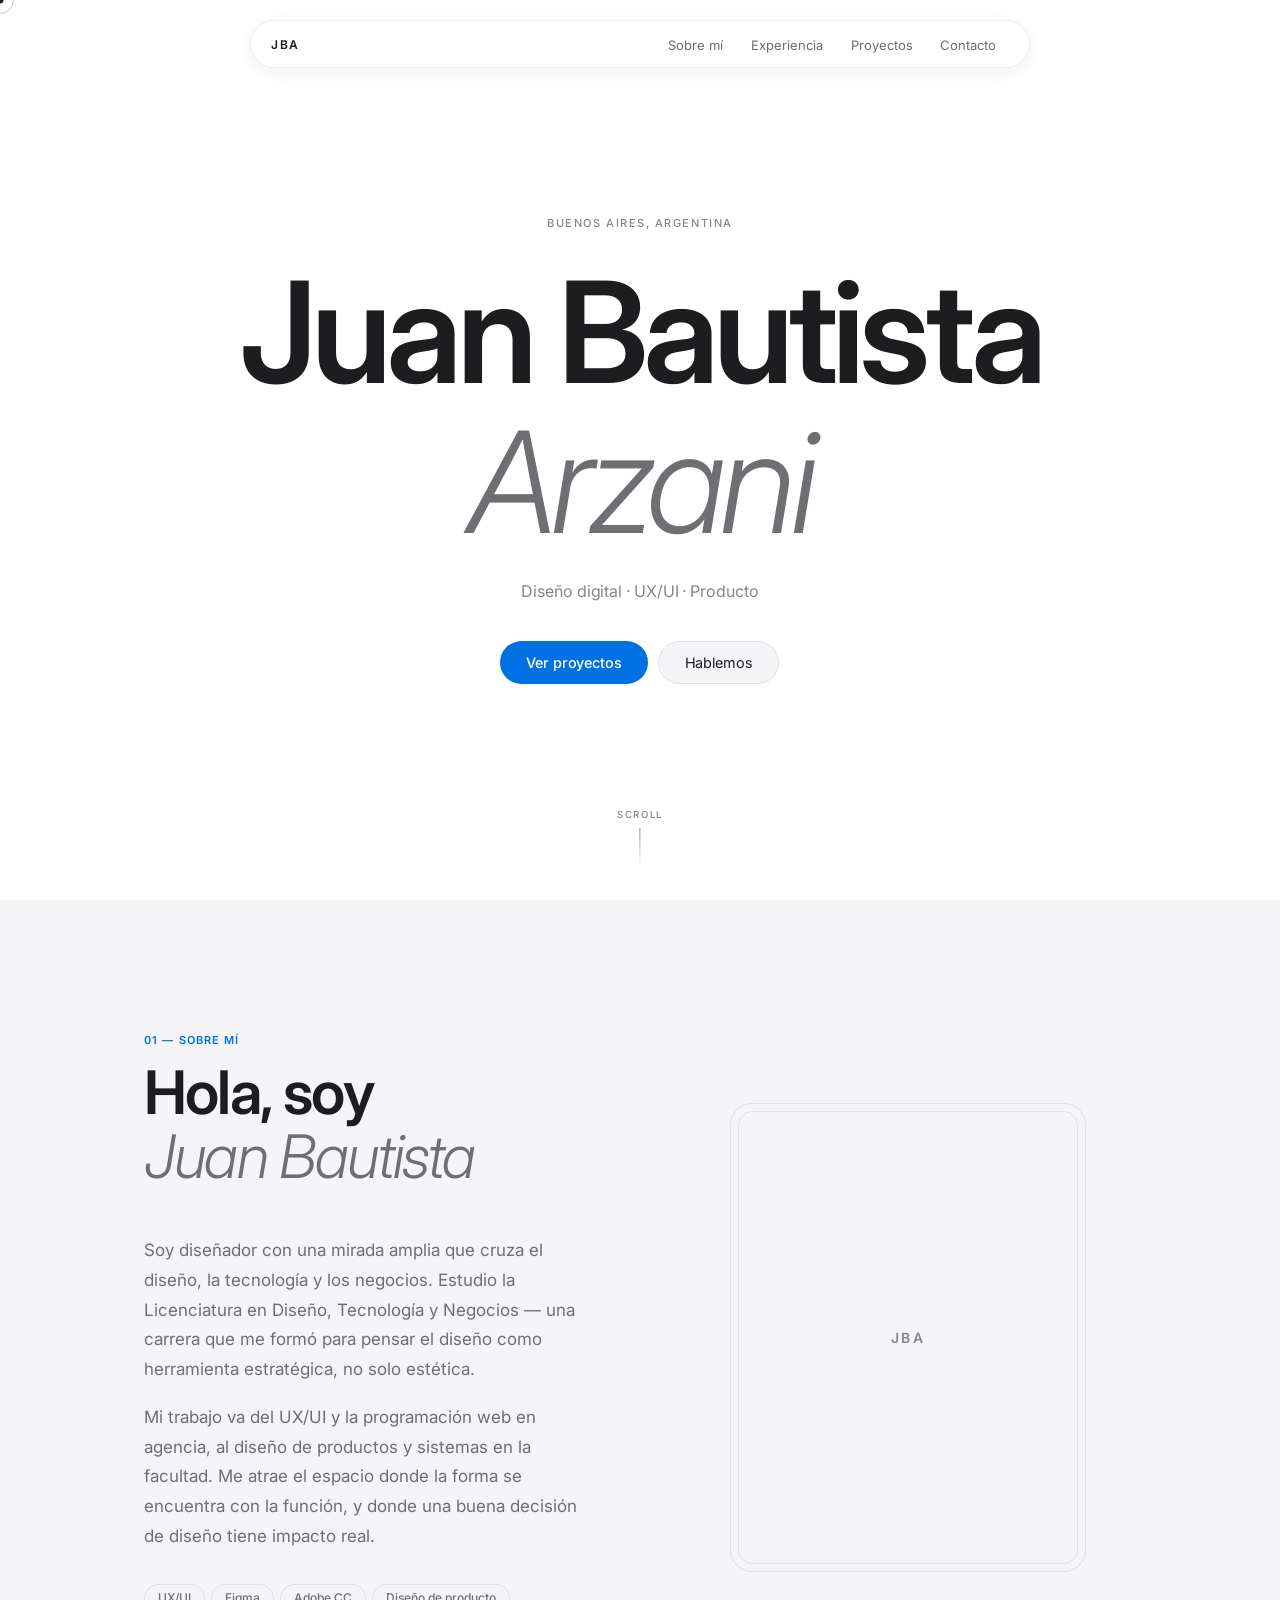
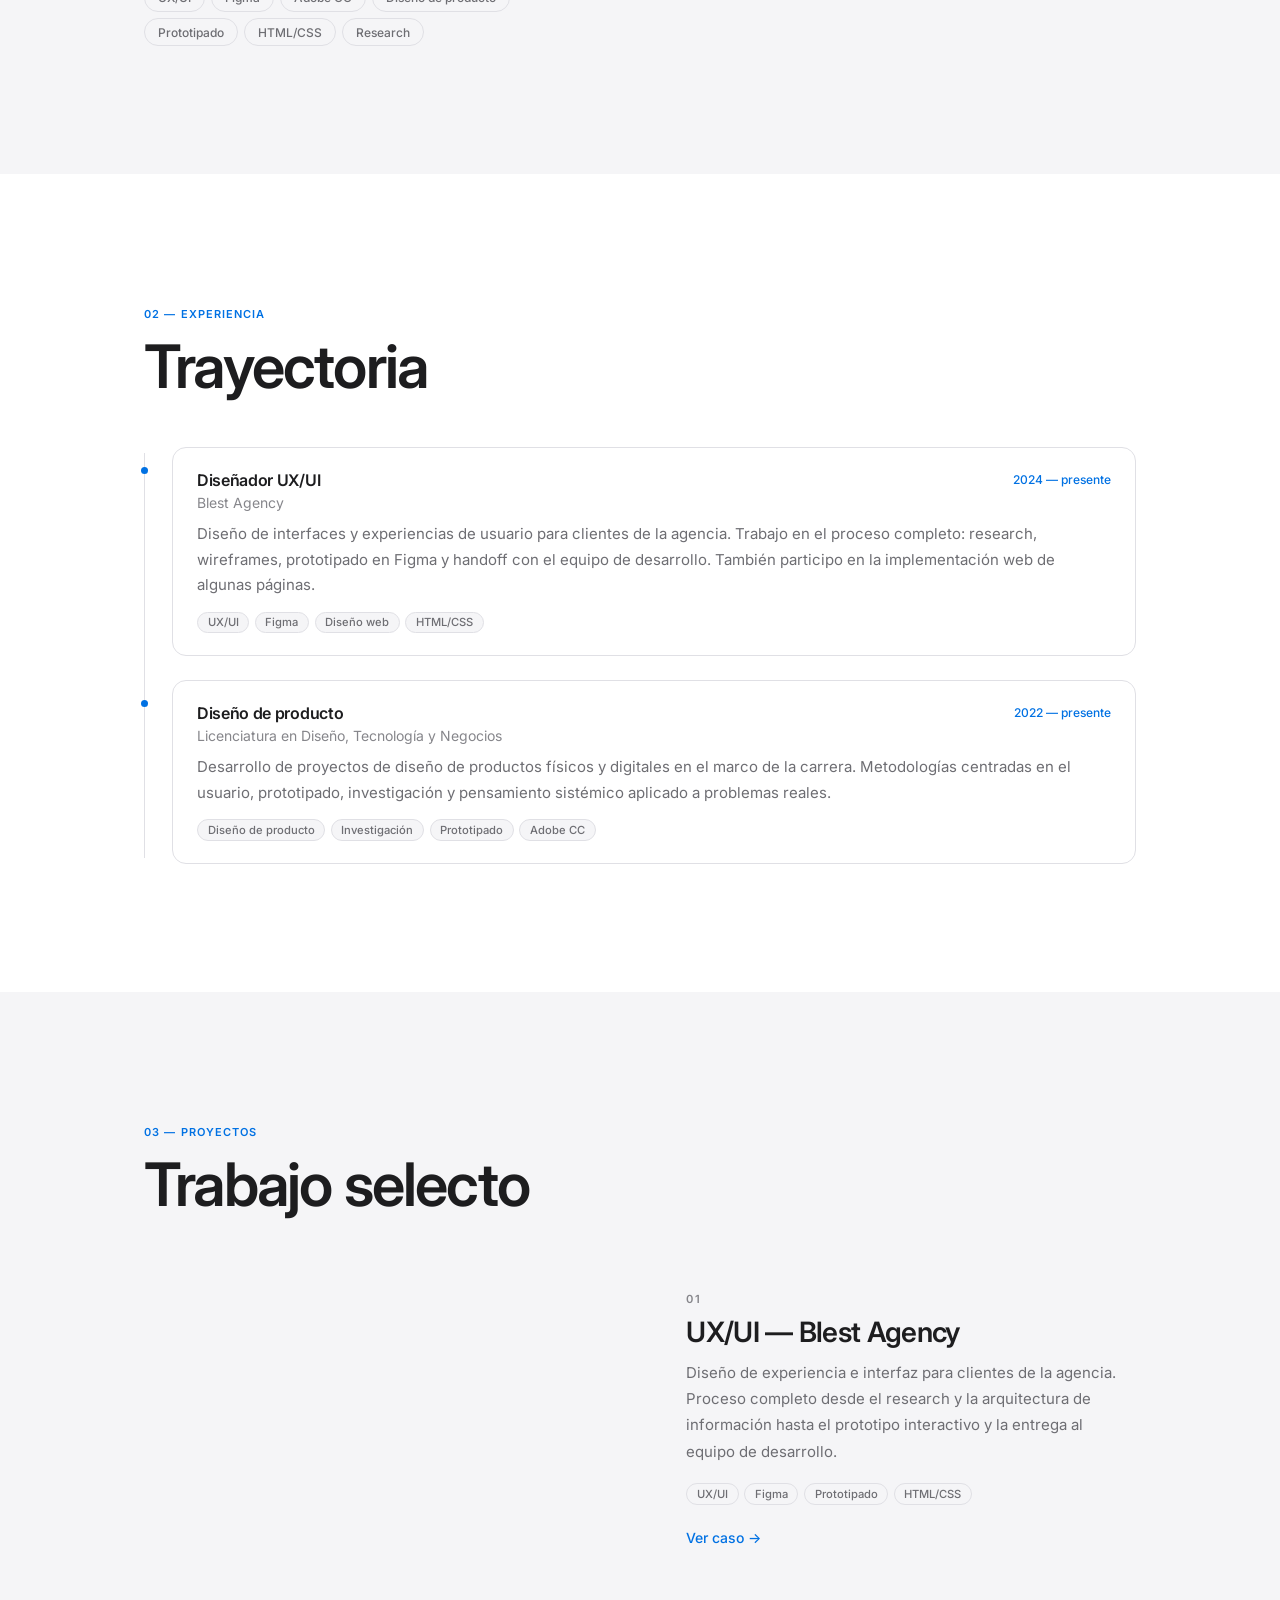
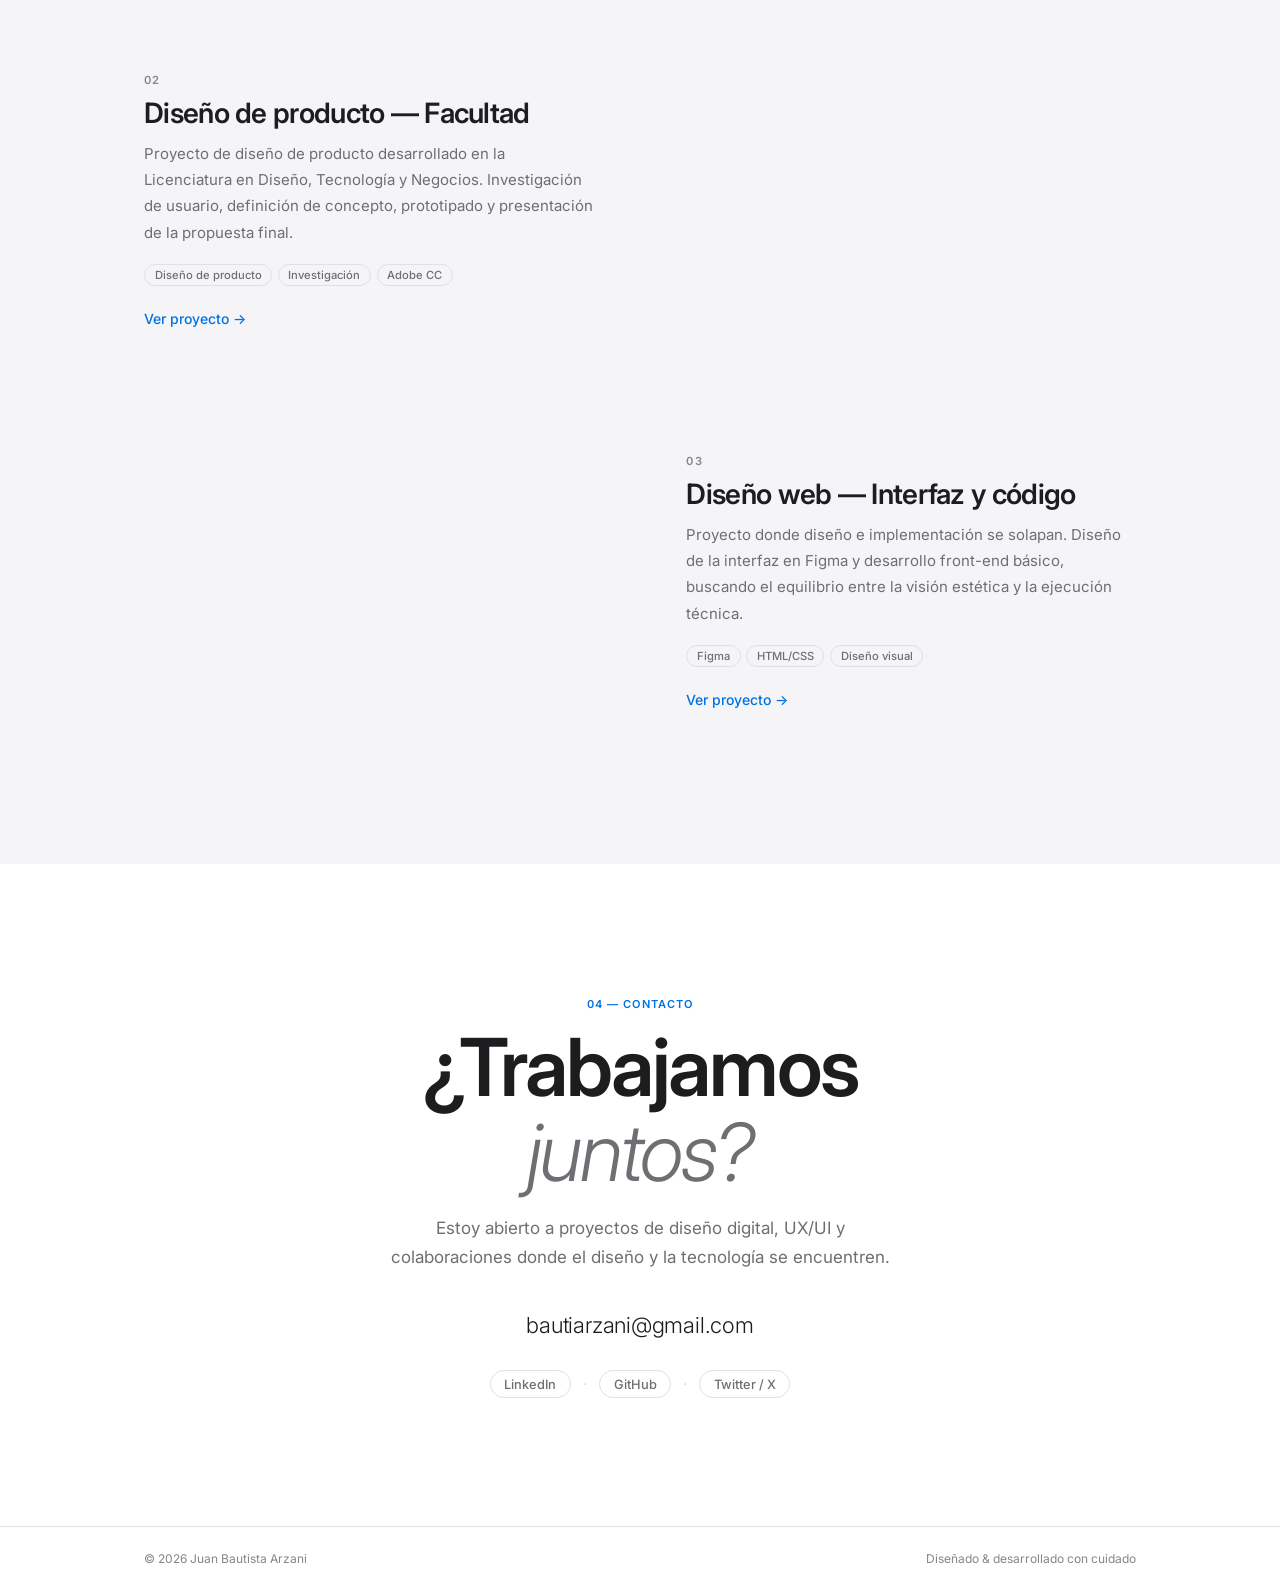
<file: index.html>
<!DOCTYPE html>
<html lang="es">
<head>
  <meta charset="UTF-8" />
  <meta name="viewport" content="width=device-width, initial-scale=1.0" />
  <title>Juan Bautista Arzani — Portfolio</title>
  <link rel="preconnect" href="https://fonts.googleapis.com" />
  <link rel="preconnect" href="https://fonts.gstatic.com" crossorigin />
  <link href="https://fonts.googleapis.com/css2?family=Inter:wght@300;400;500;600&display=swap" rel="stylesheet" />
  <link rel="stylesheet" href="style.css" />
</head>
<body>


  <!-- Custom cursor -->
  <div class="cursor" id="cursor"></div>
  <div class="cursor-follower" id="cursor-follower"></div>

  <!-- Navigation -->
  <nav class="nav" id="nav">
    <div class="nav-inner">
      <div class="nav-logo">JBA</div>
      <ul class="nav-links">
        <li><a href="#about" class="nav-link">Sobre mí</a></li>
        <li><a href="#experience" class="nav-link">Experiencia</a></li>
        <li><a href="#projects" class="nav-link">Proyectos</a></li>
        <li><a href="#contact" class="nav-link">Contacto</a></li>
      </ul>
      <button class="nav-toggle" id="nav-toggle" aria-label="Menu">
        <span></span><span></span><span></span>
      </button>
    </div>
  </nav>

  <!-- Mobile menu -->
  <div class="mobile-menu" id="mobile-menu">
    <ul>
      <li><a href="#about" class="mobile-link">Sobre mí</a></li>
      <li><a href="#experience" class="mobile-link">Experiencia</a></li>
      <li><a href="#projects" class="mobile-link">Proyectos</a></li>
      <li><a href="#contact" class="mobile-link">Contacto</a></li>
    </ul>
  </div>

  <!-- Hero -->
  <section class="hero" id="hero">
    <div class="hero-content">
      <p class="hero-eyebrow reveal-up">Buenos Aires, Argentina</p>
      <h1 class="hero-name reveal-up">
        <span class="name-line">Juan Bautista</span>
        <span class="name-line italic">Arzani</span>
      </h1>
      <p class="hero-tagline reveal-up">
        Diseño digital · UX/UI · Producto
      </p>
      <div class="hero-cta reveal-up">
        <a href="#projects" class="btn-primary">Ver proyectos</a>
        <a href="#contact" class="btn-ghost">Hablemos</a>
      </div>
    </div>
    <div class="hero-scroll">
      <span>scroll</span>
      <div class="scroll-line"></div>
    </div>
  </section>

  <!-- About -->
  <section class="section" id="about">
    <div class="container">
      <div class="section-grid about-grid">
        <div class="about-text">
          <span class="section-label reveal-left">01 — Sobre mí</span>
          <h2 class="section-title reveal-left">
            Hola, soy<br /><em>Juan Bautista</em>
          </h2>
          <div class="about-bio reveal-left">
            <p>
              Soy diseñador con una mirada amplia que cruza el diseño, la tecnología y los negocios. Estudio la Licenciatura en Diseño, Tecnología y Negocios — una carrera que me formó para pensar el diseño como herramienta estratégica, no solo estética.
            </p>
            <p>
              Mi trabajo va del UX/UI y la programación web en agencia, al diseño de productos y sistemas en la facultad. Me atrae el espacio donde la forma se encuentra con la función, y donde una buena decisión de diseño tiene impacto real.
            </p>
          </div>
          <div class="skills reveal-left">
            <span class="skill-tag">UX/UI</span>
            <span class="skill-tag">Figma</span>
            <span class="skill-tag">Adobe CC</span>
            <span class="skill-tag">Diseño de producto</span>
            <span class="skill-tag">Prototipado</span>
            <span class="skill-tag">HTML/CSS</span>
            <span class="skill-tag">Research</span>
          </div>
        </div>
        <div class="about-visual reveal-right">
          <div class="photo-frame">
            <!-- Reemplazar con tu foto: <img src="tu-foto.jpg" alt="Juan Bautista Arzani" /> -->
            <div class="photo-placeholder">
              <span>JBA</span>
            </div>
            <div class="photo-decoration"></div>
          </div>
        </div>
      </div>
    </div>
  </section>

  <!-- Experience -->
  <section class="section" id="experience">
    <div class="container">
      <span class="section-label reveal-up">02 — Experiencia</span>
      <h2 class="section-title reveal-up">Trayectoria</h2>
      <div class="timeline">

        <div class="timeline-item reveal-up">
          <div class="timeline-dot"></div>
          <div class="timeline-content">
            <div class="timeline-header">
              <h3 class="timeline-role">Diseñador UX/UI</h3>
              <span class="timeline-period">2024 — presente</span>
            </div>
            <p class="timeline-company">Blest Agency</p>
            <p class="timeline-desc">
              Diseño de interfaces y experiencias de usuario para clientes de la agencia. Trabajo en el proceso completo: research, wireframes, prototipado en Figma y handoff con el equipo de desarrollo. También participo en la implementación web de algunas páginas.
            </p>
            <div class="timeline-tags">
              <span>UX/UI</span><span>Figma</span><span>Diseño web</span><span>HTML/CSS</span>
            </div>
          </div>
        </div>

        <div class="timeline-item reveal-up">
          <div class="timeline-dot"></div>
          <div class="timeline-content">
            <div class="timeline-header">
              <h3 class="timeline-role">Diseño de producto</h3>
              <span class="timeline-period">2022 — presente</span>
            </div>
            <p class="timeline-company">Licenciatura en Diseño, Tecnología y Negocios</p>
            <p class="timeline-desc">
              Desarrollo de proyectos de diseño de productos físicos y digitales en el marco de la carrera. Metodologías centradas en el usuario, prototipado, investigación y pensamiento sistémico aplicado a problemas reales.
            </p>
            <div class="timeline-tags">
              <span>Diseño de producto</span><span>Investigación</span><span>Prototipado</span><span>Adobe CC</span>
            </div>
          </div>
        </div>

      </div>
    </div>
  </section>

  <!-- Projects -->
  <section class="section" id="projects">
    <div class="container">
      <span class="section-label reveal-up">03 — Proyectos</span>
      <h2 class="section-title reveal-up">Trabajo selecto</h2>
      <div class="projects-grid">

        <article class="project-card reveal-up" data-index="01">
          <div class="project-image">
            <div class="project-img-placeholder"></div>
          </div>
          <div class="project-info">
            <span class="project-number">01</span>
            <h3 class="project-title">UX/UI — Blest Agency</h3>
            <p class="project-desc">
              Diseño de experiencia e interfaz para clientes de la agencia. Proceso completo desde el research y la arquitectura de información hasta el prototipo interactivo y la entrega al equipo de desarrollo.
            </p>
            <div class="project-tech">
              <span>UX/UI</span><span>Figma</span><span>Prototipado</span><span>HTML/CSS</span>
            </div>
            <div class="project-links">
              <a href="proyecto-01.html" class="project-link">Ver caso →</a>
            </div>
          </div>
        </article>

        <article class="project-card project-card-reverse reveal-up" data-index="02">
          <div class="project-image">
            <div class="project-img-placeholder"></div>
          </div>
          <div class="project-info">
            <span class="project-number">02</span>
            <h3 class="project-title">Diseño de producto — Facultad</h3>
            <p class="project-desc">
              Proyecto de diseño de producto desarrollado en la Licenciatura en Diseño, Tecnología y Negocios. Investigación de usuario, definición de concepto, prototipado y presentación de la propuesta final.
            </p>
            <div class="project-tech">
              <span>Diseño de producto</span><span>Investigación</span><span>Adobe CC</span>
            </div>
            <div class="project-links">
              <a href="proyecto-02.html" class="project-link">Ver proyecto →</a>
            </div>
          </div>
        </article>

        <article class="project-card reveal-up" data-index="03">
          <div class="project-image">
            <div class="project-img-placeholder"></div>
          </div>
          <div class="project-info">
            <span class="project-number">03</span>
            <h3 class="project-title">Diseño web — Interfaz y código</h3>
            <p class="project-desc">
              Proyecto donde diseño e implementación se solapan. Diseño de la interfaz en Figma y desarrollo front-end básico, buscando el equilibrio entre la visión estética y la ejecución técnica.
            </p>
            <div class="project-tech">
              <span>Figma</span><span>HTML/CSS</span><span>Diseño visual</span>
            </div>
            <div class="project-links">
              <a href="proyecto-03.html" class="project-link">Ver proyecto →</a>
            </div>
          </div>
        </article>

      </div>
    </div>
  </section>

  <!-- Contact -->
  <section class="section section-contact" id="contact">
    <div class="container container-narrow">
      <span class="section-label reveal-up">04 — Contacto</span>
      <h2 class="section-title contact-title reveal-up">
        ¿Trabajamos<br /><em>juntos?</em>
      </h2>
      <p class="contact-sub reveal-up">
        Estoy abierto a proyectos de diseño digital, UX/UI y colaboraciones donde el diseño y la tecnología se encuentren.
      </p>
      <div class="reveal-up">
        <div class="contact-glass">
          <a href="mailto:bautiarzani@gmail.com" class="contact-email">bautiarzani@gmail.com</a>
          <div class="contact-social">
            <a href="https://www.linkedin.com/in/juan-bautista-arzani-8886b1357" target="_blank" class="social-link">LinkedIn</a>
            <span class="social-sep">·</span>
            <a href="#" target="_blank" class="social-link">GitHub</a>
            <span class="social-sep">·</span>
            <a href="#" target="_blank" class="social-link">Twitter / X</a>
          </div>
        </div>
      </div>
    </div>
  </section>

  <!-- Footer -->
  <footer class="footer">
    <div class="container footer-inner">
      <span>© 2026 Juan Bautista Arzani</span>
      <span>Diseñado &amp; desarrollado con cuidado</span>
    </div>
  </footer>

  <script src="main.js"></script>
</body>
</html>
</file>
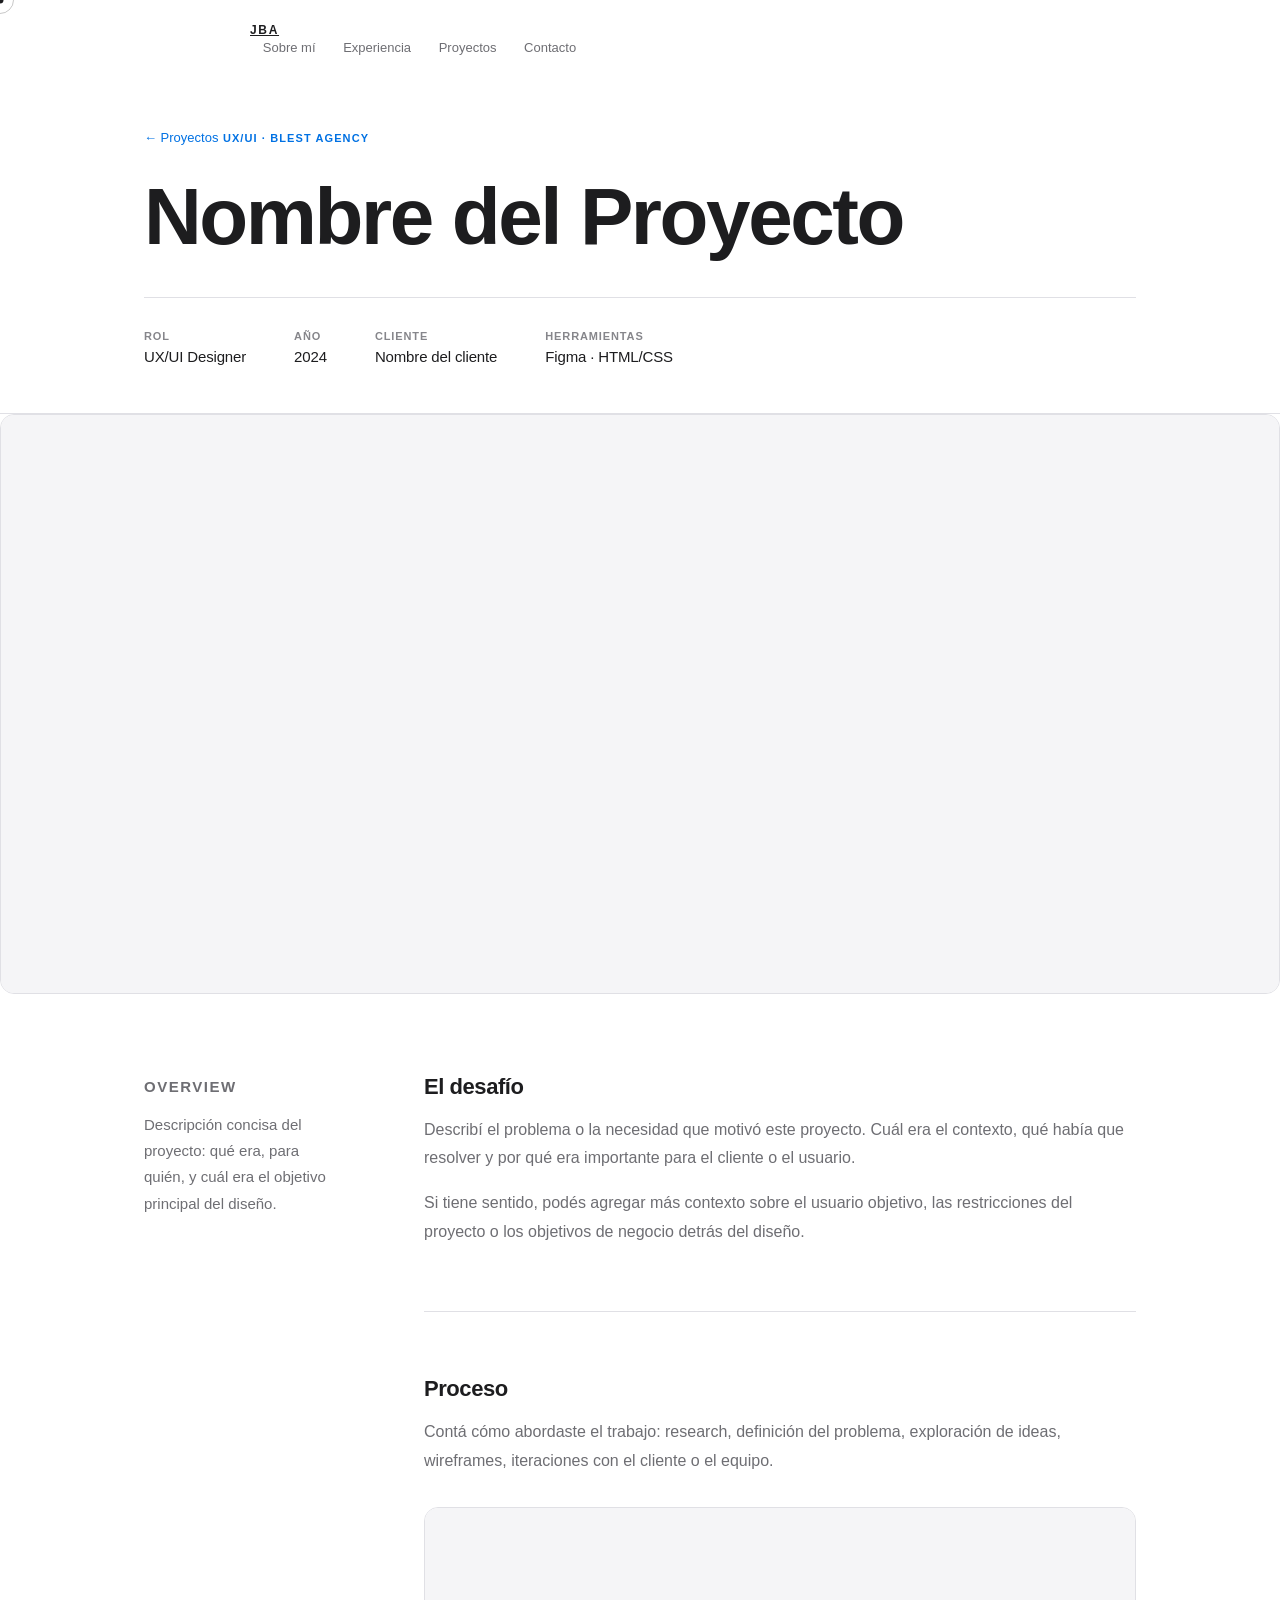
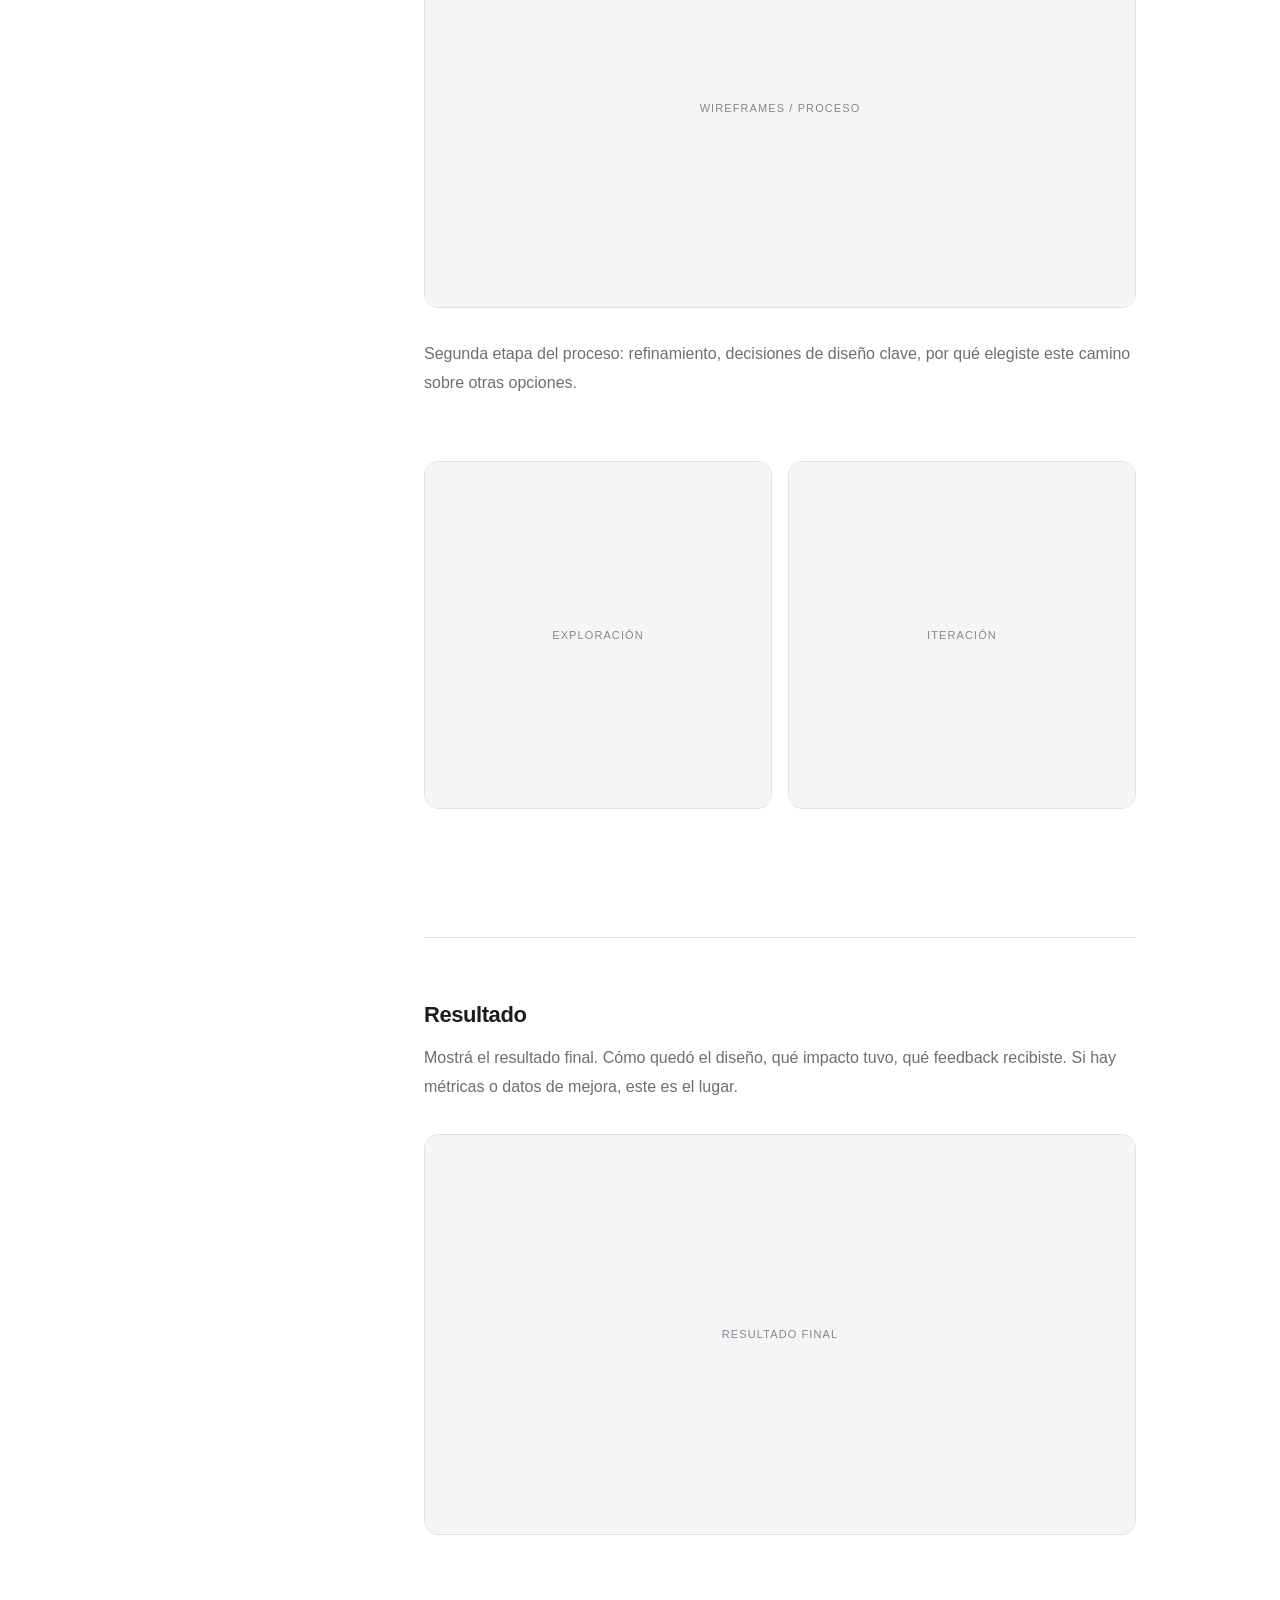
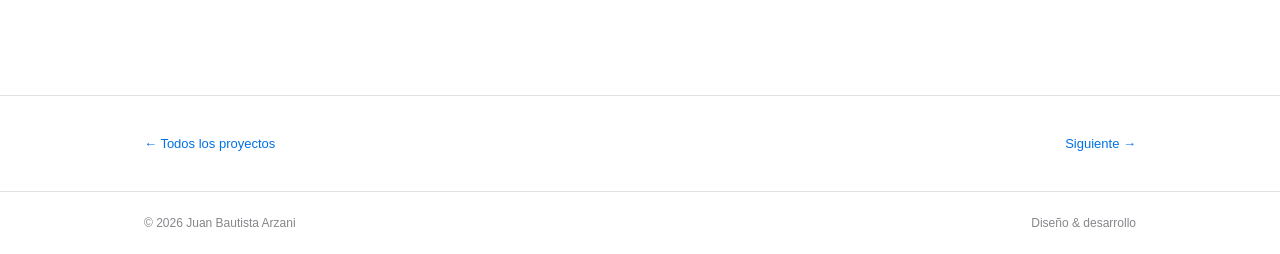
<file: proyecto-01.html>
<!DOCTYPE html>
<html lang="es">
<head>
  <meta charset="UTF-8" />
  <meta name="viewport" content="width=device-width, initial-scale=1.0" />
  <title>Proyecto — Juan Bautista Arzani</title>
  <link rel="preconnect" href="https://fonts.googleapis.com" />
  <link rel="preconnect" href="https://fonts.gstatic.com" crossorigin />
  <link href="https://fonts.googleapis.com/css2?family=DM+Sans:ital,wght@0,200;0,300;0,400;0,500;1,200;1,300;1,400&display=swap" rel="stylesheet" />
  <link rel="stylesheet" href="style.css" />
</head>
<body>

  <div class="cursor" id="cursor"></div>
  <div class="cursor-follower" id="cursor-follower"></div>

  <nav class="nav" id="nav">
    <a href="index.html" class="nav-logo">JBA</a>
    <ul class="nav-links">
      <li><a href="index.html#about"      class="nav-link">Sobre mí</a></li>
      <li><a href="index.html#experience" class="nav-link">Experiencia</a></li>
      <li><a href="index.html#projects"   class="nav-link">Proyectos</a></li>
      <li><a href="index.html#contact"    class="nav-link">Contacto</a></li>
    </ul>
    <button class="nav-toggle" id="nav-toggle" aria-label="Menu">
      <span></span><span></span><span></span>
    </button>
  </nav>

  <div class="mobile-menu" id="mobile-menu">
    <ul>
      <li><a href="index.html#about"      class="mobile-link">Sobre mí</a></li>
      <li><a href="index.html#experience" class="mobile-link">Experiencia</a></li>
      <li><a href="index.html#projects"   class="mobile-link">Proyectos</a></li>
      <li><a href="index.html#contact"    class="mobile-link">Contacto</a></li>
    </ul>
  </div>

  <!-- ===== ENCABEZADO ===== -->
  <header class="proj-header">
    <div class="container">
      <a href="index.html#projects" class="back-link">← Proyectos</a>
      <p class="proj-label">UX/UI · Blest Agency</p>
      <h1 class="proj-title reveal-up">Nombre del Proyecto</h1>
      <div class="proj-meta reveal-up">
        <div class="proj-meta-item">
          Rol
          <strong>UX/UI Designer</strong>
        </div>
        <div class="proj-meta-item">
          Año
          <strong>2024</strong>
        </div>
        <div class="proj-meta-item">
          Cliente
          <strong>Nombre del cliente</strong>
        </div>
        <div class="proj-meta-item">
          Herramientas
          <strong>Figma · HTML/CSS</strong>
        </div>
      </div>
    </div>
  </header>

  <!-- ===== IMAGEN PRINCIPAL ===== -->
  <div class="proj-cover">
    <!-- Reemplazar con: <img src="cover.jpg" alt="Nombre del Proyecto" /> -->
    <div class="proj-cover-placeholder"></div>
  </div>

  <!-- ===== CUERPO ===== -->
  <main class="proj-body">
    <div class="container">
      <div class="proj-layout">

        <!-- Sidebar: overview -->
        <aside class="proj-sidebar reveal-left">
          <p class="proj-sidebar-label">Overview</p>
          <p>
            Descripción concisa del proyecto: qué era, para quién, y cuál era el objetivo principal del diseño.
          </p>
        </aside>

        <!-- Contenido principal -->
        <div class="proj-content">

          <section class="reveal-up">
            <h2>El desafío</h2>
            <p>
              Describí el problema o la necesidad que motivó este proyecto. Cuál era el contexto, qué había que resolver y por qué era importante para el cliente o el usuario.
            </p>
            <p>
              Si tiene sentido, podés agregar más contexto sobre el usuario objetivo, las restricciones del proyecto o los objetivos de negocio detrás del diseño.
            </p>
          </section>

          <section class="reveal-up">
            <h2>Proceso</h2>
            <p>
              Contá cómo abordaste el trabajo: research, definición del problema, exploración de ideas, wireframes, iteraciones con el cliente o el equipo.
            </p>
            <!-- Imagen del proceso -->
            <div class="proj-img ratio-16-9">
              <!-- <img src="proceso-wireframes.jpg" alt="Wireframes" /> -->
              <div class="proj-img-placeholder">Wireframes / proceso</div>
            </div>
            <p>
              Segunda etapa del proceso: refinamiento, decisiones de diseño clave, por qué elegiste este camino sobre otras opciones.
            </p>
            <!-- Grilla de dos imágenes -->
            <div class="proj-img-grid">
              <div class="proj-img ratio-1-1">
                <div class="proj-img-placeholder">Exploración</div>
              </div>
              <div class="proj-img ratio-1-1">
                <div class="proj-img-placeholder">Iteración</div>
              </div>
            </div>
          </section>

          <section class="reveal-up">
            <h2>Resultado</h2>
            <p>
              Mostrá el resultado final. Cómo quedó el diseño, qué impacto tuvo, qué feedback recibiste. Si hay métricas o datos de mejora, este es el lugar.
            </p>
            <div class="proj-img ratio-16-9">
              <!-- <img src="resultado-final.jpg" alt="Resultado final" /> -->
              <div class="proj-img-placeholder">Resultado final</div>
            </div>
          </section>

        </div>
      </div>
    </div>
  </main>

  <!-- ===== NAVEGACIÓN ENTRE PROYECTOS ===== -->
  <nav class="proj-bottom-nav">
    <div class="container proj-bottom-nav-inner">
      <a href="index.html#projects" class="proj-nav-link">← Todos los proyectos</a>
      <a href="proyecto-02.html"    class="proj-nav-link">Siguiente →</a>
    </div>
  </nav>

  <footer class="footer">
    <div class="container footer-inner">
      <span>© 2026 Juan Bautista Arzani</span>
      <span>Diseño &amp; desarrollo</span>
    </div>
  </footer>

  <script src="main.js"></script>
</body>
</html>
</file>
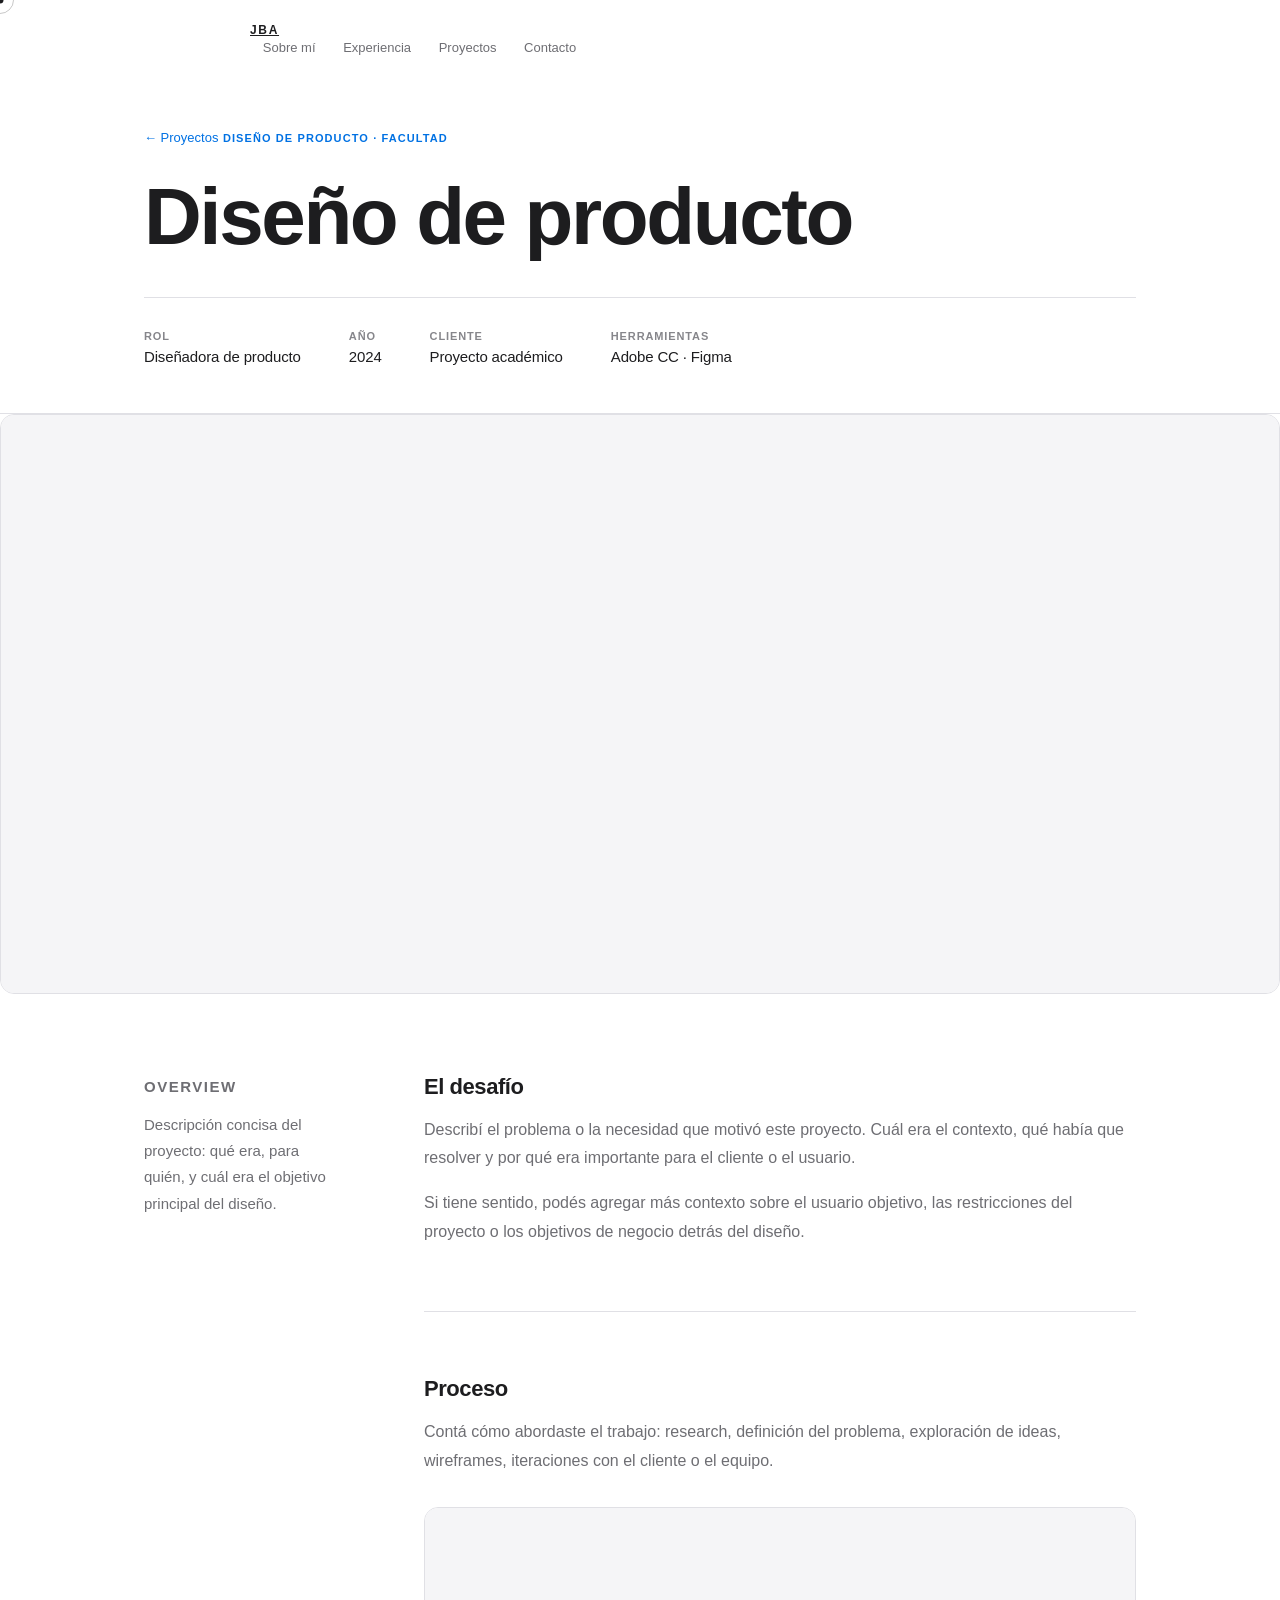
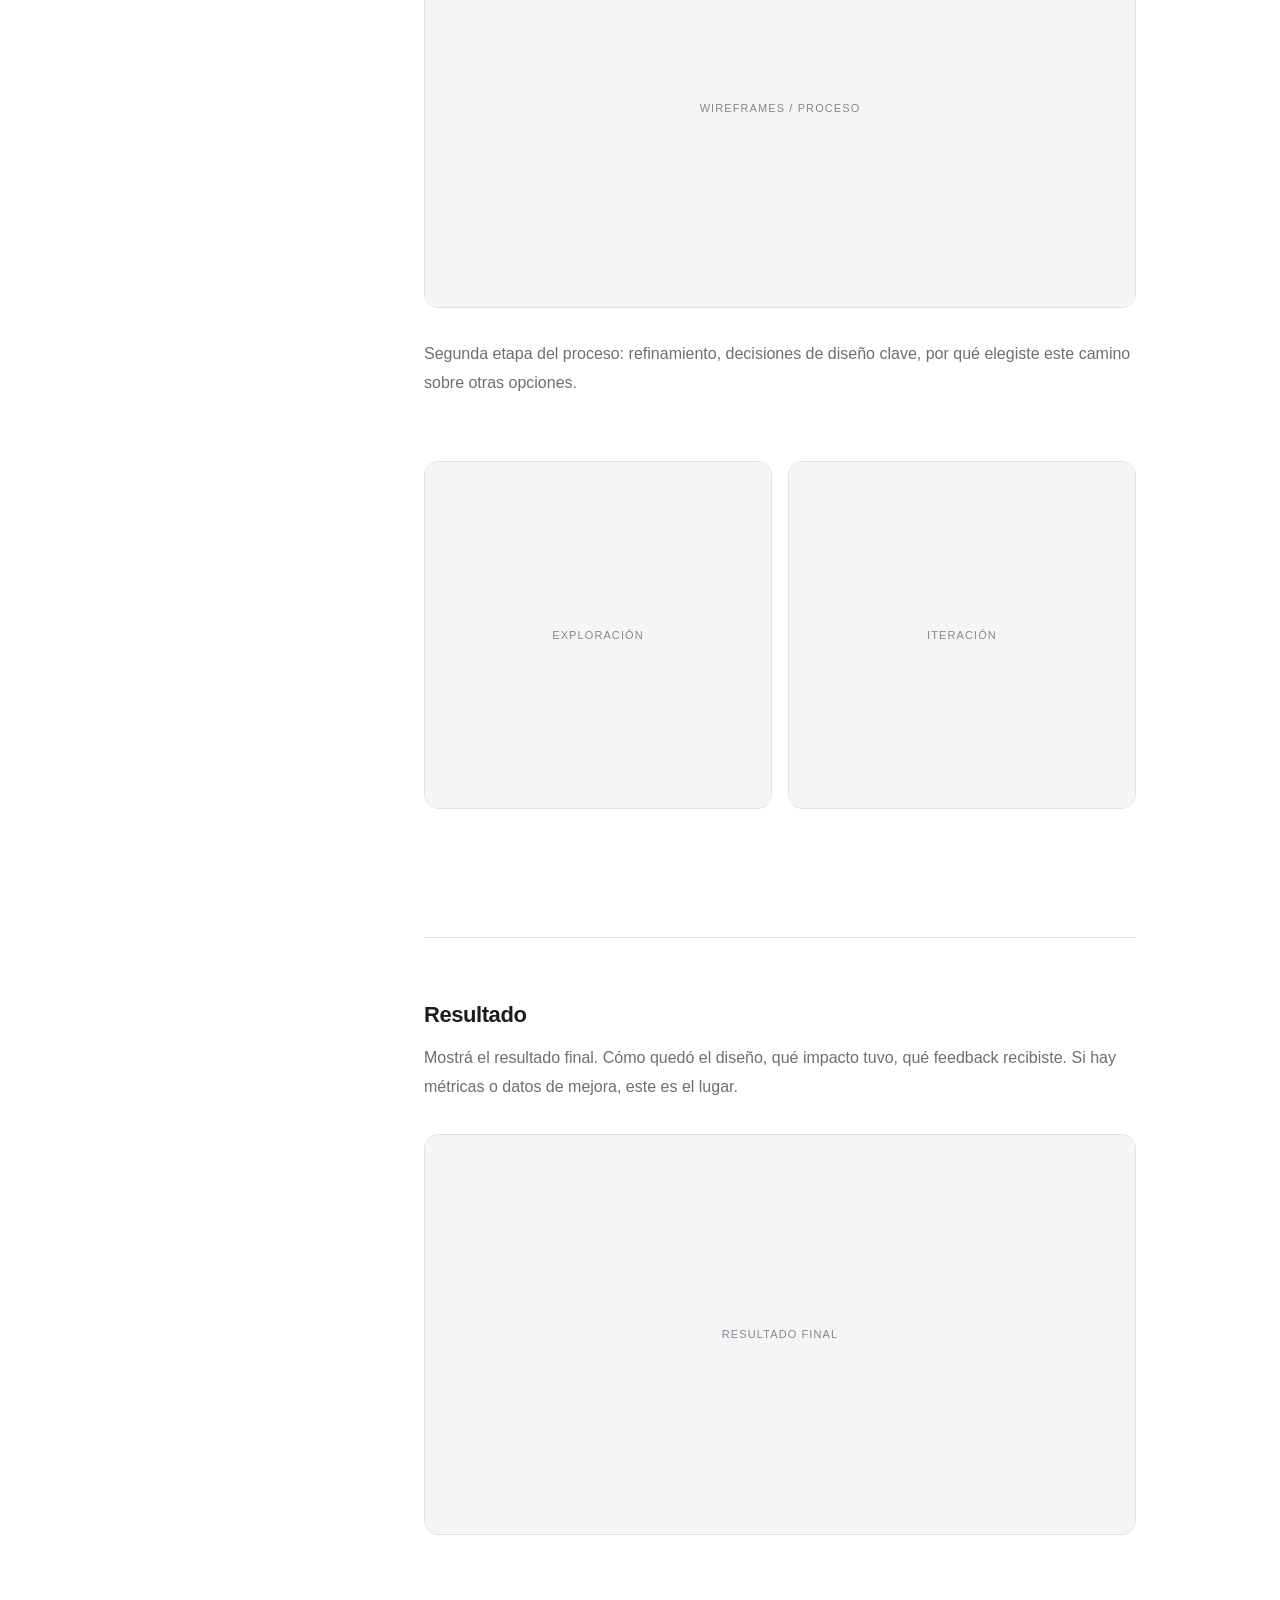
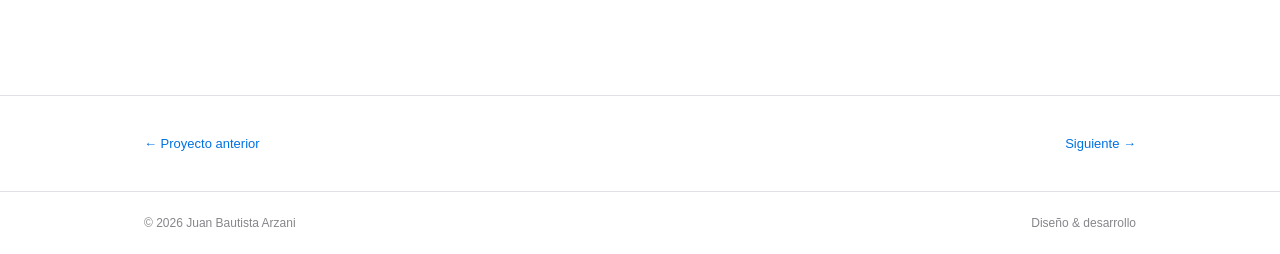
<file: proyecto-02.html>
<!DOCTYPE html>
<html lang="es">
<head>
  <meta charset="UTF-8" />
  <meta name="viewport" content="width=device-width, initial-scale=1.0" />
  <title>Proyecto — Juan Bautista Arzani</title>
  <link rel="preconnect" href="https://fonts.googleapis.com" />
  <link rel="preconnect" href="https://fonts.gstatic.com" crossorigin />
  <link href="https://fonts.googleapis.com/css2?family=DM+Sans:ital,wght@0,200;0,300;0,400;0,500;1,200;1,300;1,400&display=swap" rel="stylesheet" />
  <link rel="stylesheet" href="style.css" />
</head>
<body>

  <div class="cursor" id="cursor"></div>
  <div class="cursor-follower" id="cursor-follower"></div>

  <nav class="nav" id="nav">
    <a href="index.html" class="nav-logo">JBA</a>
    <ul class="nav-links">
      <li><a href="index.html#about"      class="nav-link">Sobre mí</a></li>
      <li><a href="index.html#experience" class="nav-link">Experiencia</a></li>
      <li><a href="index.html#projects"   class="nav-link">Proyectos</a></li>
      <li><a href="index.html#contact"    class="nav-link">Contacto</a></li>
    </ul>
    <button class="nav-toggle" id="nav-toggle" aria-label="Menu">
      <span></span><span></span><span></span>
    </button>
  </nav>

  <div class="mobile-menu" id="mobile-menu">
    <ul>
      <li><a href="index.html#about"      class="mobile-link">Sobre mí</a></li>
      <li><a href="index.html#experience" class="mobile-link">Experiencia</a></li>
      <li><a href="index.html#projects"   class="mobile-link">Proyectos</a></li>
      <li><a href="index.html#contact"    class="mobile-link">Contacto</a></li>
    </ul>
  </div>

  <!-- ===== ENCABEZADO ===== -->
  <header class="proj-header">
    <div class="container">
      <a href="index.html#projects" class="back-link">← Proyectos</a>
      <p class="proj-label">Diseño de producto · Facultad</p>
      <h1 class="proj-title reveal-up">Diseño de producto</h1>
      <div class="proj-meta reveal-up">
        <div class="proj-meta-item">
          Rol
          <strong>Diseñadora de producto</strong>
        </div>
        <div class="proj-meta-item">
          Año
          <strong>2024</strong>
        </div>
        <div class="proj-meta-item">
          Cliente
          <strong>Proyecto académico</strong>
        </div>
        <div class="proj-meta-item">
          Herramientas
          <strong>Adobe CC · Figma</strong>
        </div>
      </div>
    </div>
  </header>

  <!-- ===== IMAGEN PRINCIPAL ===== -->
  <div class="proj-cover">
    <!-- Reemplazar con: <img src="cover.jpg" alt="Diseño de producto" /> -->
    <div class="proj-cover-placeholder"></div>
  </div>

  <!-- ===== CUERPO ===== -->
  <main class="proj-body">
    <div class="container">
      <div class="proj-layout">

        <!-- Sidebar: overview -->
        <aside class="proj-sidebar reveal-left">
          <p class="proj-sidebar-label">Overview</p>
          <p>
            Descripción concisa del proyecto: qué era, para quién, y cuál era el objetivo principal del diseño.
          </p>
        </aside>

        <!-- Contenido principal -->
        <div class="proj-content">

          <section class="reveal-up">
            <h2>El desafío</h2>
            <p>
              Describí el problema o la necesidad que motivó este proyecto. Cuál era el contexto, qué había que resolver y por qué era importante para el cliente o el usuario.
            </p>
            <p>
              Si tiene sentido, podés agregar más contexto sobre el usuario objetivo, las restricciones del proyecto o los objetivos de negocio detrás del diseño.
            </p>
          </section>

          <section class="reveal-up">
            <h2>Proceso</h2>
            <p>
              Contá cómo abordaste el trabajo: research, definición del problema, exploración de ideas, wireframes, iteraciones con el cliente o el equipo.
            </p>
            <!-- Imagen del proceso -->
            <div class="proj-img ratio-16-9">
              <!-- <img src="proceso-wireframes.jpg" alt="Wireframes" /> -->
              <div class="proj-img-placeholder">Wireframes / proceso</div>
            </div>
            <p>
              Segunda etapa del proceso: refinamiento, decisiones de diseño clave, por qué elegiste este camino sobre otras opciones.
            </p>
            <!-- Grilla de dos imágenes -->
            <div class="proj-img-grid">
              <div class="proj-img ratio-1-1">
                <div class="proj-img-placeholder">Exploración</div>
              </div>
              <div class="proj-img ratio-1-1">
                <div class="proj-img-placeholder">Iteración</div>
              </div>
            </div>
          </section>

          <section class="reveal-up">
            <h2>Resultado</h2>
            <p>
              Mostrá el resultado final. Cómo quedó el diseño, qué impacto tuvo, qué feedback recibiste. Si hay métricas o datos de mejora, este es el lugar.
            </p>
            <div class="proj-img ratio-16-9">
              <!-- <img src="resultado-final.jpg" alt="Resultado final" /> -->
              <div class="proj-img-placeholder">Resultado final</div>
            </div>
          </section>

        </div>
      </div>
    </div>
  </main>

  <!-- ===== NAVEGACIÓN ENTRE PROYECTOS ===== -->
  <nav class="proj-bottom-nav">
    <div class="container proj-bottom-nav-inner">
      <a href="index.html#projects" class="proj-nav-link">← Proyecto anterior</a>
      <a href="proyecto-02.html"    class="proj-nav-link">Siguiente →</a>
    </div>
  </nav>

  <footer class="footer">
    <div class="container footer-inner">
      <span>© 2026 Juan Bautista Arzani</span>
      <span>Diseño &amp; desarrollo</span>
    </div>
  </footer>

  <script src="main.js"></script>
</body>
</html>
</file>
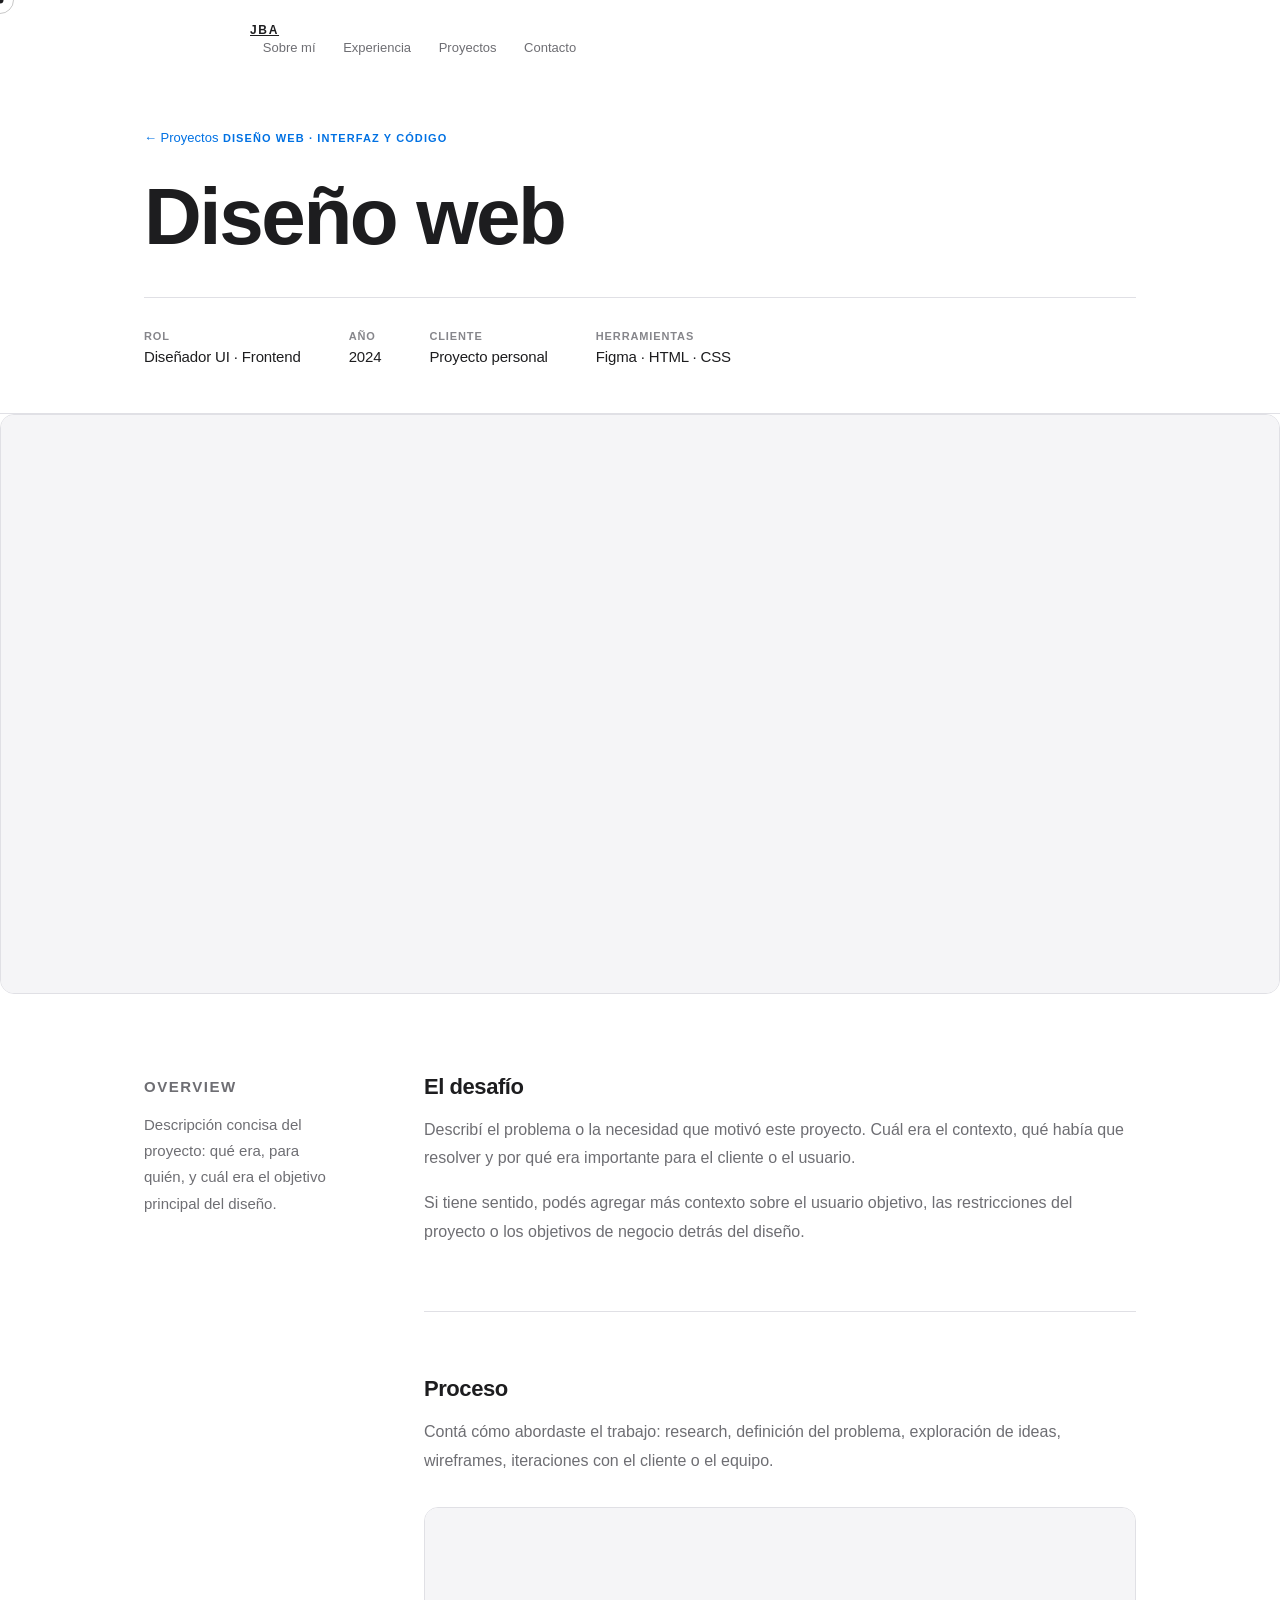
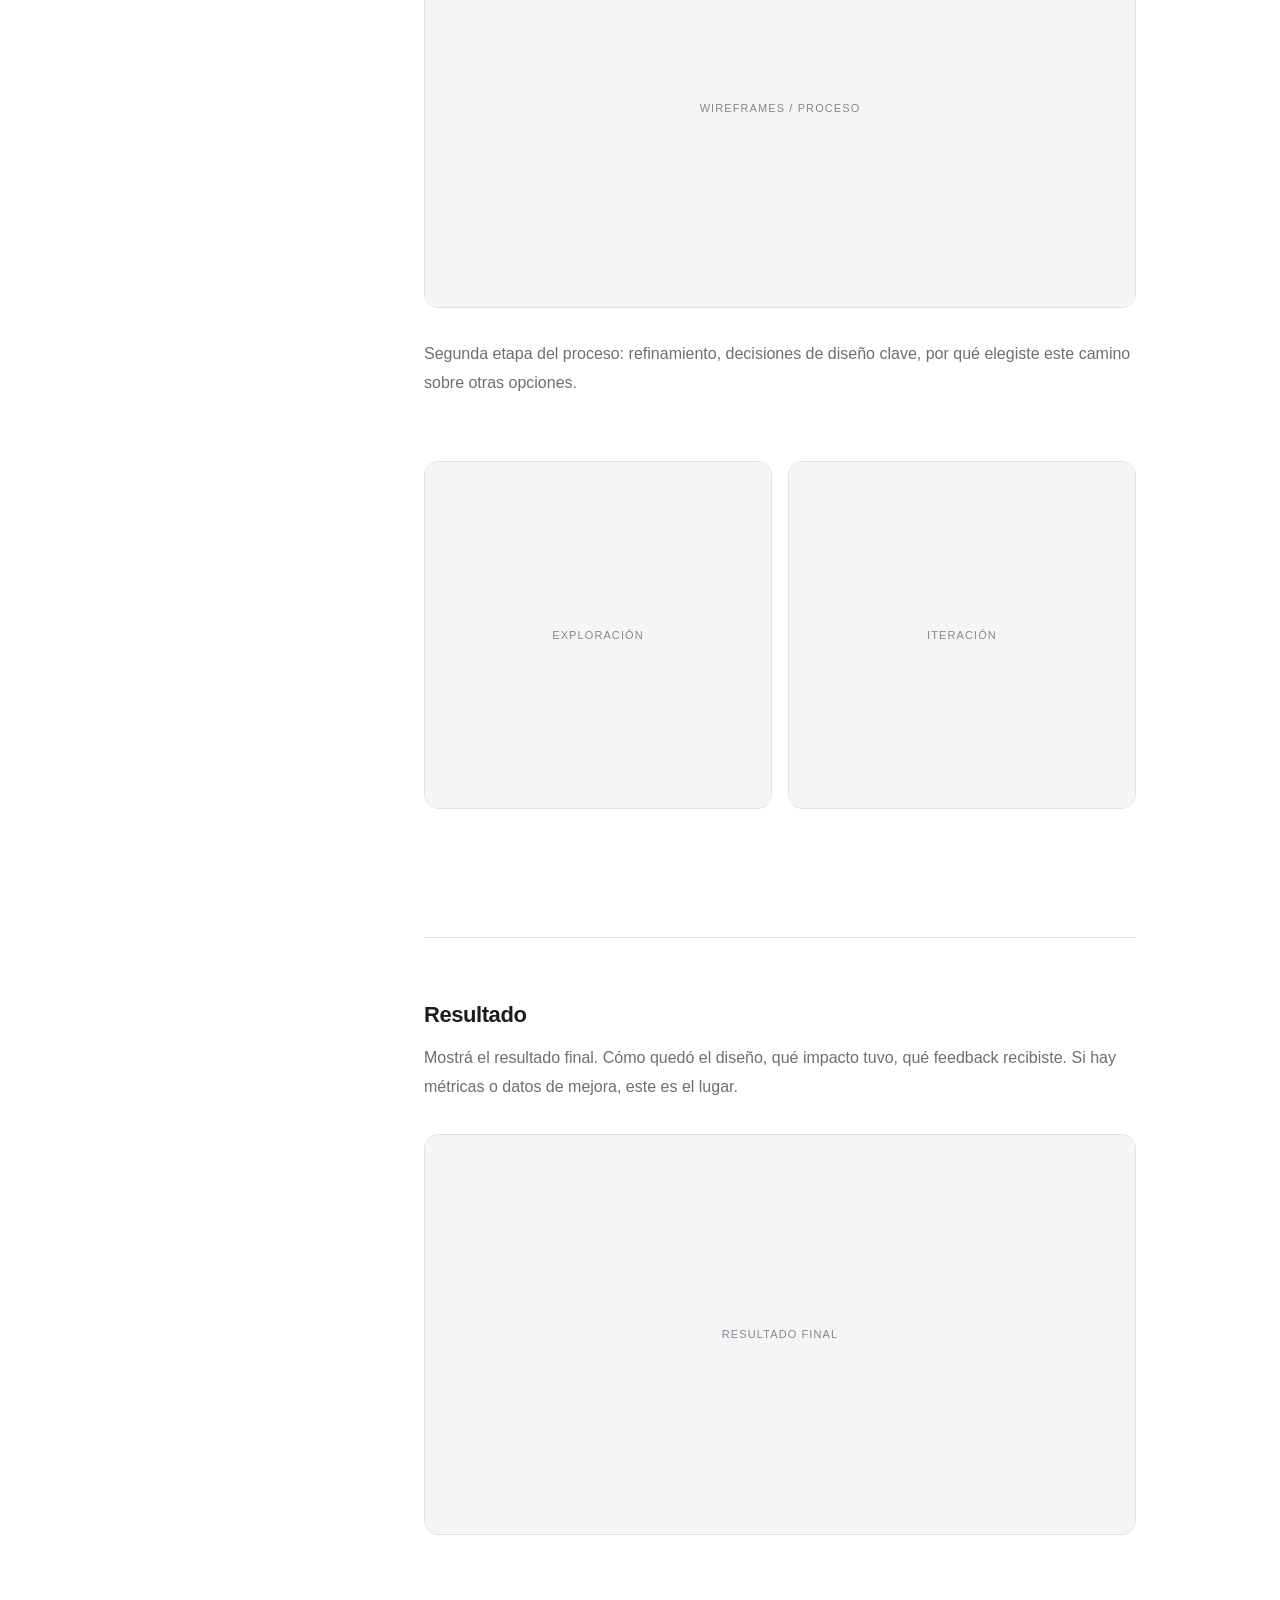
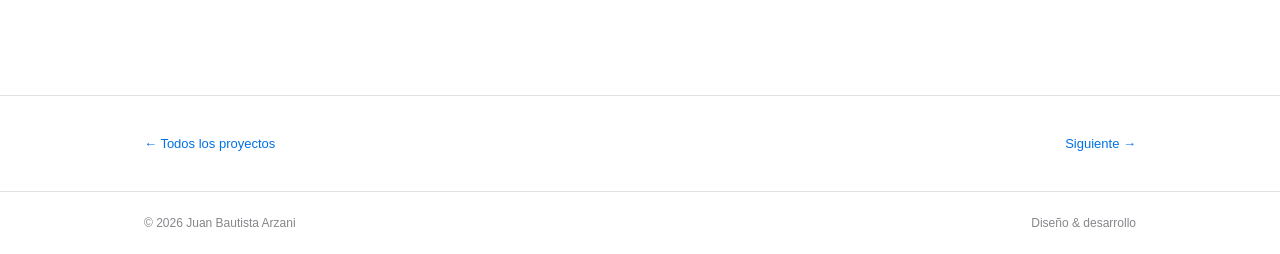
<file: proyecto-03.html>
<!DOCTYPE html>
<html lang="es">
<head>
  <meta charset="UTF-8" />
  <meta name="viewport" content="width=device-width, initial-scale=1.0" />
  <title>Proyecto — Juan Bautista Arzani</title>
  <link rel="preconnect" href="https://fonts.googleapis.com" />
  <link rel="preconnect" href="https://fonts.gstatic.com" crossorigin />
  <link href="https://fonts.googleapis.com/css2?family=DM+Sans:ital,wght@0,200;0,300;0,400;0,500;1,200;1,300;1,400&display=swap" rel="stylesheet" />
  <link rel="stylesheet" href="style.css" />
</head>
<body>

  <div class="cursor" id="cursor"></div>
  <div class="cursor-follower" id="cursor-follower"></div>

  <nav class="nav" id="nav">
    <a href="index.html" class="nav-logo">JBA</a>
    <ul class="nav-links">
      <li><a href="index.html#about"      class="nav-link">Sobre mí</a></li>
      <li><a href="index.html#experience" class="nav-link">Experiencia</a></li>
      <li><a href="index.html#projects"   class="nav-link">Proyectos</a></li>
      <li><a href="index.html#contact"    class="nav-link">Contacto</a></li>
    </ul>
    <button class="nav-toggle" id="nav-toggle" aria-label="Menu">
      <span></span><span></span><span></span>
    </button>
  </nav>

  <div class="mobile-menu" id="mobile-menu">
    <ul>
      <li><a href="index.html#about"      class="mobile-link">Sobre mí</a></li>
      <li><a href="index.html#experience" class="mobile-link">Experiencia</a></li>
      <li><a href="index.html#projects"   class="mobile-link">Proyectos</a></li>
      <li><a href="index.html#contact"    class="mobile-link">Contacto</a></li>
    </ul>
  </div>

  <!-- ===== ENCABEZADO ===== -->
  <header class="proj-header">
    <div class="container">
      <a href="index.html#projects" class="back-link">← Proyectos</a>
      <p class="proj-label">Diseño web · Interfaz y código</p>
      <h1 class="proj-title reveal-up">Diseño web</h1>
      <div class="proj-meta reveal-up">
        <div class="proj-meta-item">
          Rol
          <strong>Diseñador UI · Frontend</strong>
        </div>
        <div class="proj-meta-item">
          Año
          <strong>2024</strong>
        </div>
        <div class="proj-meta-item">
          Cliente
          <strong>Proyecto personal</strong>
        </div>
        <div class="proj-meta-item">
          Herramientas
          <strong>Figma · HTML · CSS</strong>
        </div>
      </div>
    </div>
  </header>

  <!-- ===== IMAGEN PRINCIPAL ===== -->
  <div class="proj-cover">
    <!-- Reemplazar con: <img src="cover.jpg" alt="Diseño web" /> -->
    <div class="proj-cover-placeholder"></div>
  </div>

  <!-- ===== CUERPO ===== -->
  <main class="proj-body">
    <div class="container">
      <div class="proj-layout">

        <!-- Sidebar: overview -->
        <aside class="proj-sidebar reveal-left">
          <p class="proj-sidebar-label">Overview</p>
          <p>
            Descripción concisa del proyecto: qué era, para quién, y cuál era el objetivo principal del diseño.
          </p>
        </aside>

        <!-- Contenido principal -->
        <div class="proj-content">

          <section class="reveal-up">
            <h2>El desafío</h2>
            <p>
              Describí el problema o la necesidad que motivó este proyecto. Cuál era el contexto, qué había que resolver y por qué era importante para el cliente o el usuario.
            </p>
            <p>
              Si tiene sentido, podés agregar más contexto sobre el usuario objetivo, las restricciones del proyecto o los objetivos de negocio detrás del diseño.
            </p>
          </section>

          <section class="reveal-up">
            <h2>Proceso</h2>
            <p>
              Contá cómo abordaste el trabajo: research, definición del problema, exploración de ideas, wireframes, iteraciones con el cliente o el equipo.
            </p>
            <!-- Imagen del proceso -->
            <div class="proj-img ratio-16-9">
              <!-- <img src="proceso-wireframes.jpg" alt="Wireframes" /> -->
              <div class="proj-img-placeholder">Wireframes / proceso</div>
            </div>
            <p>
              Segunda etapa del proceso: refinamiento, decisiones de diseño clave, por qué elegiste este camino sobre otras opciones.
            </p>
            <!-- Grilla de dos imágenes -->
            <div class="proj-img-grid">
              <div class="proj-img ratio-1-1">
                <div class="proj-img-placeholder">Exploración</div>
              </div>
              <div class="proj-img ratio-1-1">
                <div class="proj-img-placeholder">Iteración</div>
              </div>
            </div>
          </section>

          <section class="reveal-up">
            <h2>Resultado</h2>
            <p>
              Mostrá el resultado final. Cómo quedó el diseño, qué impacto tuvo, qué feedback recibiste. Si hay métricas o datos de mejora, este es el lugar.
            </p>
            <div class="proj-img ratio-16-9">
              <!-- <img src="resultado-final.jpg" alt="Resultado final" /> -->
              <div class="proj-img-placeholder">Resultado final</div>
            </div>
          </section>

        </div>
      </div>
    </div>
  </main>

  <!-- ===== NAVEGACIÓN ENTRE PROYECTOS ===== -->
  <nav class="proj-bottom-nav">
    <div class="container proj-bottom-nav-inner">
      <a href="index.html#projects" class="proj-nav-link">← Todos los proyectos</a>
      <a href="proyecto-03.html"    class="proj-nav-link">Siguiente →</a>
    </div>
  </nav>

  <footer class="footer">
    <div class="container footer-inner">
      <span>© 2026 Juan Bautista Arzani</span>
      <span>Diseño &amp; desarrollo</span>
    </div>
  </footer>

  <script src="main.js"></script>
</body>
</html>
</file>
<file: style.css>
/* ===== RESET ===== */
*, *::before, *::after { box-sizing: border-box; margin: 0; padding: 0; }

:root {
  --bg:        #ffffff;
  --bg-soft:   #f5f5f7;
  --label:     #1d1d1f;
  --label-2:   #6e6e73;
  --label-3:   #86868b;
  --sep:       #e0e0e5;
  --blue:      #0071E3;
  --font:      'Inter', -apple-system, BlinkMacSystemFont, sans-serif;
  --ease:      cubic-bezier(0.16, 1, 0.3, 1);
  --nav-h:     64px;
  --r:         14px;
  --r-pill:    999px;
}

html { scroll-behavior: smooth; font-size: 16px; }

body {
  font-family: var(--font);
  background: var(--bg);
  color: var(--label);
  overflow-x: hidden;
  cursor: none;
  -webkit-font-smoothing: antialiased;
}

@media (pointer: coarse) { body { cursor: auto; } }

/* ===== CURSOR ===== */
.cursor {
  position: fixed; width: 7px; height: 7px;
  background: var(--label); border-radius: 50%;
  pointer-events: none; z-index: 9999;
  transform: translate(-50%, -50%);
  transition: transform 0.12s;
}
.cursor-follower {
  position: fixed; width: 28px; height: 28px;
  border: 1px solid rgba(0,0,0,0.22); border-radius: 50%;
  pointer-events: none; z-index: 9998;
  transform: translate(-50%, -50%);
  transition: width 0.3s var(--ease), height 0.3s var(--ease);
}
body.cursor-hover .cursor { transform: translate(-50%, -50%) scale(0); }
body.cursor-hover .cursor-follower { width: 44px; height: 44px; border-color: rgba(0,0,0,0.12); }
@media (pointer: coarse) { .cursor, .cursor-follower { display: none; } }

/* ===== NAV — floating pill ===== */
.nav {
  position: fixed;
  top: 1.25rem; left: 50%;
  transform: translateX(-50%);
  width: calc(100% - 3rem);
  max-width: 780px;
  z-index: 1000;
}

.nav-inner {
  display: flex; align-items: center; justify-content: space-between;
  height: 48px; padding: 0 1.25rem;
  background: rgba(255,255,255,0.82);
  backdrop-filter: blur(24px) saturate(160%);
  -webkit-backdrop-filter: blur(24px) saturate(160%);
  border: 1px solid rgba(0,0,0,0.07);
  border-radius: var(--r-pill);
  box-shadow: 0 1px 0 rgba(255,255,255,1) inset, 0 4px 20px rgba(0,0,0,0.06);
}

.nav-logo {
  font-size: 0.75rem; font-weight: 600;
  letter-spacing: 0.14em; text-transform: uppercase;
  color: var(--label);
}

.nav-links { display: flex; gap: 0.125rem; list-style: none; }

.nav-link {
  font-size: 0.8125rem; font-weight: 400;
  color: var(--label-2); text-decoration: none;
  padding: 0.35rem 0.8rem; border-radius: var(--r-pill);
  transition: color 0.2s, background 0.2s;
}
.nav-link:hover, .nav-link.active { color: var(--label); background: rgba(0,0,0,0.05); }

.nav-toggle {
  display: none; flex-direction: column; gap: 4.5px;
  background: none; border: none; cursor: pointer; padding: 4px;
}
.nav-toggle span {
  display: block; width: 18px; height: 1.5px;
  background: var(--label); border-radius: 2px;
  transition: transform 0.3s var(--ease), opacity 0.3s;
}
.nav-toggle.active span:nth-child(1) { transform: translateY(6px) rotate(45deg); }
.nav-toggle.active span:nth-child(2) { opacity: 0; }
.nav-toggle.active span:nth-child(3) { transform: translateY(-6px) rotate(-45deg); }

/* Mobile menu */
.mobile-menu {
  position: fixed; inset: 0;
  background: rgba(255,255,255,0.96);
  backdrop-filter: blur(32px);
  -webkit-backdrop-filter: blur(32px);
  z-index: 999;
  display: flex; align-items: center; justify-content: center;
  opacity: 0; pointer-events: none;
  transition: opacity 0.3s var(--ease);
}
.mobile-menu.open { opacity: 1; pointer-events: all; }
.mobile-menu ul { list-style: none; text-align: center; }
.mobile-link {
  display: block;
  font-size: clamp(2rem, 8vw, 3.5rem);
  font-weight: 600; color: var(--label-2);
  text-decoration: none; padding: 0.3rem 0;
  letter-spacing: -0.03em;
  transition: color 0.2s;
}
.mobile-link:hover { color: var(--label); }

/* ===== HERO ===== */
.hero {
  min-height: 100svh;
  display: flex; align-items: center; justify-content: center;
  padding: 0 clamp(1.5rem, 5vw, 4rem);
  background: var(--bg);
}

.hero-content { text-align: center; }

.hero-eyebrow {
  font-size: 0.6875rem; font-weight: 500;
  letter-spacing: 0.14em; text-transform: uppercase;
  color: var(--label-3); margin-bottom: 1.75rem;
}

.hero-name {
  font-size: clamp(4rem, 11vw, 9.5rem);
  font-weight: 600; line-height: 1;
  letter-spacing: -0.04em; color: var(--label);
  display: flex; flex-direction: column;
  margin-bottom: 1.5rem;
}
.name-word        { display: block; overflow: hidden; line-height: 1.06; }
.name-word-inner  { display: block; transform: translateY(110%); transition: transform 1s var(--ease); }
.hero-name.anim-ready .name-word:nth-child(2) .name-word-inner { transition-delay: 0.1s; }
.hero-name.visible .name-word-inner { transform: translateY(0); }
.hero-name .italic { font-style: italic; font-weight: 300; color: var(--label-2); }

.hero-tagline {
  font-size: clamp(0.875rem, 1.8vw, 1rem);
  font-weight: 400; color: var(--label-3);
  letter-spacing: -0.005em; margin-bottom: 2.5rem;
}

.hero-cta { display: flex; gap: 0.625rem; justify-content: center; flex-wrap: wrap; }

.btn-primary {
  display: inline-flex; align-items: center;
  background: var(--blue); color: #fff;
  padding: 0.75rem 1.625rem;
  font-size: 0.9rem; font-weight: 500; letter-spacing: -0.01em;
  text-decoration: none; border-radius: var(--r-pill);
  transition: background 0.2s, transform 0.3s var(--ease);
}
.btn-primary:hover { background: #0077ed; transform: translateY(-1px); }

.btn-ghost {
  display: inline-flex; align-items: center;
  background: var(--bg-soft); color: var(--label);
  padding: 0.75rem 1.625rem;
  font-size: 0.9rem; font-weight: 400; letter-spacing: -0.01em;
  text-decoration: none; border-radius: var(--r-pill);
  border: 1px solid var(--sep);
  transition: background 0.2s, transform 0.3s var(--ease);
}
.btn-ghost:hover { background: #ebebed; transform: translateY(-1px); }

.hero-scroll {
  position: absolute; bottom: 2rem; left: 50%;
  transform: translateX(-50%);
  display: flex; flex-direction: column; align-items: center; gap: 0.5rem;
}
.hero-scroll span {
  font-size: 0.6rem; font-weight: 500;
  letter-spacing: 0.16em; text-transform: uppercase; color: var(--label-3);
}
.scroll-line {
  width: 1px; height: 2.5rem;
  background: linear-gradient(to bottom, var(--label-3), transparent);
  animation: scroll-anim 1.8s ease-in-out infinite;
}
@keyframes scroll-anim {
  0%   { transform: scaleY(0); transform-origin: top; }
  50%  { transform: scaleY(1); transform-origin: top; }
  51%  { transform: scaleY(1); transform-origin: bottom; }
  100% { transform: scaleY(0); transform-origin: bottom; }
}

/* ===== SECTIONS ===== */
.section { padding: clamp(5rem, 10vw, 8rem) 0; position: relative; }

#about      { background: var(--bg-soft); }
#experience { background: var(--bg); }
#projects   { background: var(--bg-soft); }
#contact    { background: var(--bg); }

.container {
  width: 100%; max-width: 1120px;
  margin: 0 auto; padding: 0 clamp(1.5rem, 5vw, 4rem);
}
.container-narrow { max-width: 640px; }

.section-label {
  display: inline-block;
  font-size: 0.6875rem; font-weight: 600;
  letter-spacing: 0.1em; text-transform: uppercase;
  color: var(--blue); margin-bottom: 0.875rem;
}

.section-title {
  font-size: clamp(2.25rem, 5vw, 3.75rem);
  font-weight: 600; line-height: 1.06;
  letter-spacing: -0.03em; margin-bottom: 3rem;
  color: var(--label);
}
.section-title em { font-style: italic; font-weight: 300; color: var(--label-2); }

/* ===== ABOUT ===== */
.about-grid {
  display: grid; grid-template-columns: 1fr 1fr;
  gap: 5rem; align-items: center;
}

.about-bio p {
  font-size: 1.0625rem; font-weight: 400;
  line-height: 1.75; color: var(--label-2);
  margin-bottom: 1.125rem;
}
.about-bio p:last-child { margin-bottom: 0; }

.skills { display: flex; flex-wrap: wrap; gap: 0.4rem; margin-top: 2rem; }
.skill-tag {
  padding: 0.35rem 0.8rem;
  background: var(--bg-soft); border: 1px solid var(--sep);
  font-size: 0.75rem; font-weight: 500;
  border-radius: var(--r-pill); color: var(--label-2);
  transition: background 0.2s, color 0.2s;
}
.skill-tag:hover { background: #ebebed; color: var(--label); }

.photo-frame {
  position: relative; width: 100%; aspect-ratio: 3/4;
  max-width: 340px; margin: 0 auto;
}
.photo-frame img, .photo-placeholder {
  width: 100%; height: 100%; object-fit: cover;
  border-radius: var(--r);
}
.photo-placeholder {
  display: flex; align-items: center; justify-content: center;
  background: var(--bg-soft); border: 1px solid var(--sep);
  font-size: 0.875rem; font-weight: 600;
  letter-spacing: 0.16em; color: var(--label-3);
}
.photo-decoration {
  position: absolute; inset: -8px;
  border: 1px solid var(--sep);
  border-radius: calc(var(--r) + 8px); z-index: -1;
  transition: transform 0.5s var(--ease);
}
.photo-frame:hover .photo-decoration { transform: translate(5px, 5px); }

/* ===== TIMELINE ===== */
.timeline { position: relative; padding-left: 1.75rem; }
.timeline::before {
  content: ''; position: absolute; left: 0; top: 6px; bottom: 6px;
  width: 1px; background: var(--sep);
}

.timeline-item { position: relative; margin-bottom: 1.5rem; }
.timeline-item:last-child { margin-bottom: 0; }

.timeline-dot {
  position: absolute; left: -1.75rem; top: 20px;
  width: 7px; height: 7px;
  background: var(--blue); border-radius: 50%;
  transform: translateX(-3px);
  transition: transform 0.3s var(--ease);
}
.timeline-item:hover .timeline-dot { transform: translateX(-3px) scale(1.5); }

.timeline-content {
  padding: 1.375rem 1.5rem;
  background: var(--bg); border: 1px solid var(--sep);
  border-radius: var(--r);
  transition: border-color 0.2s, transform 0.3s var(--ease);
}
.timeline-item:hover .timeline-content {
  border-color: #c7c7cc;
  transform: translateX(3px);
}

.timeline-header {
  display: flex; justify-content: space-between; align-items: flex-start;
  gap: 1rem; flex-wrap: wrap; margin-bottom: 0.25rem;
}
.timeline-role    { font-size: 1rem; font-weight: 600; color: var(--label); letter-spacing: -0.02em; }
.timeline-period  { font-size: 0.75rem; font-weight: 500; color: var(--blue); white-space: nowrap; padding-top: 2px; }
.timeline-company { font-size: 0.875rem; color: var(--label-3); margin-bottom: 0.625rem; }
.timeline-desc    { font-size: 0.9375rem; line-height: 1.7; color: var(--label-2); margin-bottom: 0.875rem; }

.timeline-tags { display: flex; flex-wrap: wrap; gap: 0.35rem; }
.timeline-tags span {
  padding: 0.18rem 0.6rem;
  background: var(--bg-soft); border: 1px solid var(--sep);
  font-size: 0.7rem; font-weight: 500;
  border-radius: var(--r-pill); color: var(--label-2);
}

/* ===== PROJECTS ===== */
.projects-grid { display: flex; flex-direction: column; gap: 4.5rem; }

.project-card { display: grid; grid-template-columns: 1.1fr 1fr; gap: 3rem; align-items: center; }
.project-card-reverse { grid-template-columns: 1fr 1.1fr; }
.project-card-reverse .project-image { order: 2; }
.project-card-reverse .project-info  { order: 1; }

.project-image {
  aspect-ratio: 16/10; overflow: hidden;
  border-radius: var(--r); border: 1px solid var(--sep);
  background: var(--bg-soft);
  clip-path: inset(0 100% 0 0 round 14px);
  transition: clip-path 1s var(--ease);
}
.project-image.visible { clip-path: inset(0 0% 0 0 round 14px); }

.project-img-placeholder {
  width: 100%; height: 100%; min-height: 180px;
  transition: transform 0.6s var(--ease);
}
.project-card:nth-child(1) .project-img-placeholder { background: #f0eeeb; }
.project-card:nth-child(2) .project-img-placeholder { background: #eceef0; }
.project-card:nth-child(3) .project-img-placeholder { background: #eeeaed; }
.project-card:hover .project-img-placeholder { transform: scale(1.03); }

.project-info { padding: 0; }

.project-number { font-size: 0.7rem; font-weight: 600; color: var(--label-3); letter-spacing: 0.1em; margin-bottom: 0.625rem; display: block; }

.project-title {
  font-size: clamp(1.25rem, 2.5vw, 1.75rem);
  font-weight: 600; line-height: 1.15; letter-spacing: -0.025em;
  margin-bottom: 0.75rem; color: var(--label);
}
.project-desc { font-size: 0.9375rem; line-height: 1.75; color: var(--label-2); margin-bottom: 1.125rem; }

.project-tech { display: flex; flex-wrap: wrap; gap: 0.35rem; margin-bottom: 1.375rem; }
.project-tech span {
  padding: 0.18rem 0.6rem;
  background: var(--bg-soft); border: 1px solid var(--sep);
  font-size: 0.7rem; font-weight: 500;
  border-radius: var(--r-pill); color: var(--label-2);
}

.project-link {
  font-size: 0.875rem; font-weight: 500;
  color: var(--blue); text-decoration: none;
  display: inline-flex; align-items: center;
  transition: opacity 0.2s;
}
.project-link:hover { opacity: 0.7; }

/* ===== CONTACT ===== */
.section-contact { text-align: center; }

.contact-title { font-size: clamp(2.5rem, 7vw, 5rem); margin-bottom: 1.25rem; }

.contact-sub {
  font-size: 1.0625rem; font-weight: 400;
  color: var(--label-2); line-height: 1.7; margin-bottom: 2.5rem;
}

.contact-email {
  display: inline-block;
  font-size: clamp(1rem, 2.5vw, 1.375rem);
  font-weight: 300; letter-spacing: -0.01em;
  color: var(--label); text-decoration: none;
  margin-bottom: 2rem;
  transition: color 0.2s;
}
.contact-email:hover { color: var(--blue); }

.contact-social { display: flex; align-items: center; justify-content: center; gap: 0.75rem; }
.social-link {
  font-size: 0.8rem; font-weight: 500;
  color: var(--label-2); text-decoration: none;
  padding: 0.35rem 0.85rem;
  background: var(--bg); border: 1px solid var(--sep);
  border-radius: var(--r-pill);
  transition: color 0.2s, border-color 0.2s;
}
.social-link:hover { color: var(--label); border-color: #aeaeb2; }
.social-sep { color: var(--sep); }

/* ===== FOOTER ===== */
.footer { padding: 1.5rem 0; border-top: 1px solid var(--sep); background: var(--bg); }
.footer-inner {
  display: flex; justify-content: space-between; align-items: center;
  flex-wrap: wrap; gap: 0.5rem;
}
.footer-inner span { font-size: 0.75rem; font-weight: 400; color: var(--label-3); }

/* ===== SCROLL REVEAL ===== */
.reveal-up, .reveal-left, .reveal-right {
  opacity: 0;
  transition: opacity 0.8s var(--ease), transform 0.8s var(--ease);
}
.reveal-up    { transform: translateY(24px); }
.reveal-left  { transform: translateX(-24px); }
.reveal-right { transform: translateX(24px); }
.reveal-up.visible, .reveal-left.visible, .reveal-right.visible { opacity: 1; transform: translate(0); }

.timeline-item:nth-child(2) { transition-delay: 0.08s; }
.timeline-item:nth-child(3) { transition-delay: 0.16s; }
.project-card:nth-child(2)  { transition-delay: 0.04s; }
.project-card:nth-child(3)  { transition-delay: 0.08s; }

/* ===== RESPONSIVE ===== */
@media (max-width: 900px) {
  .about-grid { grid-template-columns: 1fr; gap: 3rem; }
  .about-visual { order: -1; }
  .photo-frame { max-width: 260px; }
  .project-card, .project-card-reverse { grid-template-columns: 1fr; gap: 1.5rem; }
  .project-card-reverse .project-image,
  .project-card-reverse .project-info { order: unset; }
}

@media (max-width: 640px) {
  .nav { width: calc(100% - 2rem); top: 1rem; }
  .nav-links { display: none; }
  .nav-toggle { display: flex; }
  .hero-name { font-size: clamp(3rem, 15vw, 5rem); }
  .section-title { font-size: clamp(2rem, 8vw, 2.75rem); }
  .footer-inner { justify-content: center; text-align: center; }
}

/* ===== PROJECT PAGES ===== */
.proj-header {
  padding: calc(var(--nav-h) + 4rem) 0 3rem;
  border-bottom: 1px solid var(--sep);
}
.back-link {
  display: inline-flex; align-items: center; gap: 0.35rem;
  font-size: 0.8125rem; font-weight: 400; color: var(--blue);
  text-decoration: none; margin-bottom: 2rem;
  transition: opacity 0.2s;
}
.back-link:hover { opacity: 0.7; }
.proj-label {
  font-size: 0.6875rem; font-weight: 600;
  letter-spacing: 0.1em; text-transform: uppercase;
  color: var(--blue); margin-bottom: 0.75rem; display: inline-block;
}
.proj-title {
  font-size: clamp(2.25rem, 7vw, 5rem);
  font-weight: 600; line-height: 1; letter-spacing: -0.03em; margin-bottom: 2.5rem;
}
.proj-meta {
  display: flex; gap: 3rem; flex-wrap: wrap;
  padding-top: 2rem; border-top: 1px solid var(--sep);
}
.proj-meta-item { font-size: 0.6875rem; font-weight: 600; letter-spacing: 0.08em; text-transform: uppercase; color: var(--label-3); }
.proj-meta-item strong {
  display: block; font-weight: 400; font-size: 0.9375rem;
  letter-spacing: -0.01em; text-transform: none; color: var(--label); margin-top: 0.35rem;
}
.proj-cover {
  width: 100%; height: clamp(280px, 50vw, 580px);
  overflow: hidden; background: var(--bg-soft);
  border-radius: var(--r); border: 1px solid var(--sep);
}
.proj-cover img { width: 100%; height: 100%; object-fit: cover; }
.proj-cover-placeholder { width: 100%; height: 100%; background: var(--bg-soft); }
.proj-body { padding: 5rem 0 8rem; }
.proj-layout { display: grid; grid-template-columns: 200px 1fr; gap: 5rem; align-items: start; }
.proj-sidebar { position: sticky; top: calc(var(--nav-h) + 2rem); }
.proj-sidebar-label { font-size: 0.6875rem; font-weight: 600; letter-spacing: 0.1em; text-transform: uppercase; color: var(--label-3); margin-bottom: 0.75rem; }
.proj-sidebar p { font-size: 0.9375rem; line-height: 1.75; color: var(--label-2); }
.proj-content section { margin-bottom: 4rem; padding-bottom: 4rem; border-bottom: 1px solid var(--sep); }
.proj-content section:last-child { margin-bottom: 0; padding-bottom: 0; border-bottom: none; }
.proj-content h2 { font-size: 1.375rem; font-weight: 600; letter-spacing: -0.02em; margin-bottom: 1rem; }
.proj-content p { font-size: 1rem; line-height: 1.8; color: var(--label-2); margin-bottom: 1rem; }
.proj-content p:last-child { margin-bottom: 0; }
.proj-img { margin: 2rem 0; border-radius: var(--r); overflow: hidden; background: var(--bg-soft); border: 1px solid var(--sep); }
.proj-img.ratio-16-9 { aspect-ratio: 16/9; }
.proj-img.ratio-4-3  { aspect-ratio: 4/3; }
.proj-img.ratio-1-1  { aspect-ratio: 1; }
.proj-img img { width: 100%; height: 100%; object-fit: cover; }
.proj-img-placeholder {
  width: 100%; height: 100%; min-height: 240px;
  background: var(--bg-soft);
  display: flex; align-items: center; justify-content: center;
  font-size: 0.6875rem; font-weight: 500; letter-spacing: 0.1em; text-transform: uppercase; color: var(--label-3);
}
.proj-img-grid { display: grid; grid-template-columns: 1fr 1fr; gap: 1rem; margin: 2rem 0; }
.proj-bottom-nav { padding: 2.5rem 0; border-top: 1px solid var(--sep); }
.proj-bottom-nav-inner { display: flex; justify-content: space-between; align-items: center; }
.proj-nav-link { font-size: 0.8125rem; font-weight: 400; color: var(--blue); text-decoration: none; transition: opacity 0.2s; }
.proj-nav-link:hover { opacity: 0.7; }
@media (max-width: 800px) {
  .proj-layout { grid-template-columns: 1fr; gap: 2.5rem; }
  .proj-sidebar { position: static; }
  .proj-img-grid { grid-template-columns: 1fr; }
}
</file>
